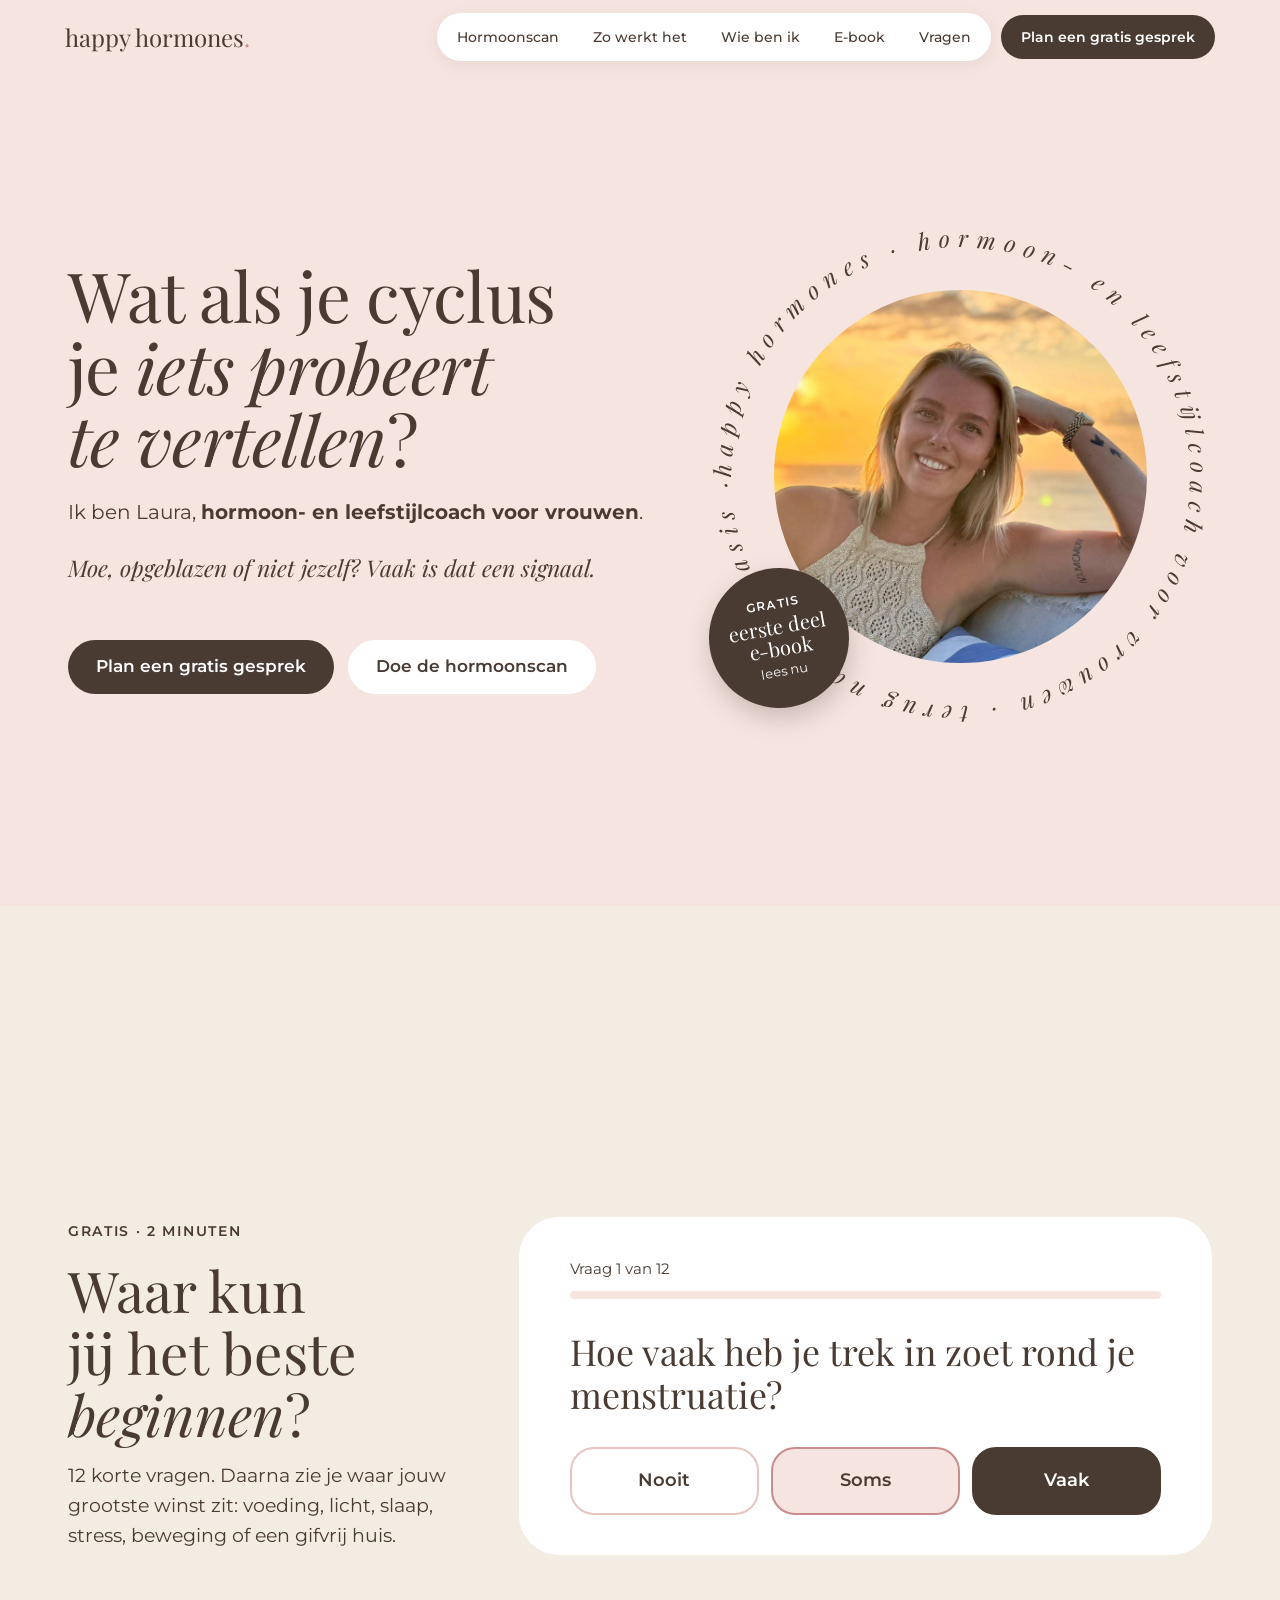
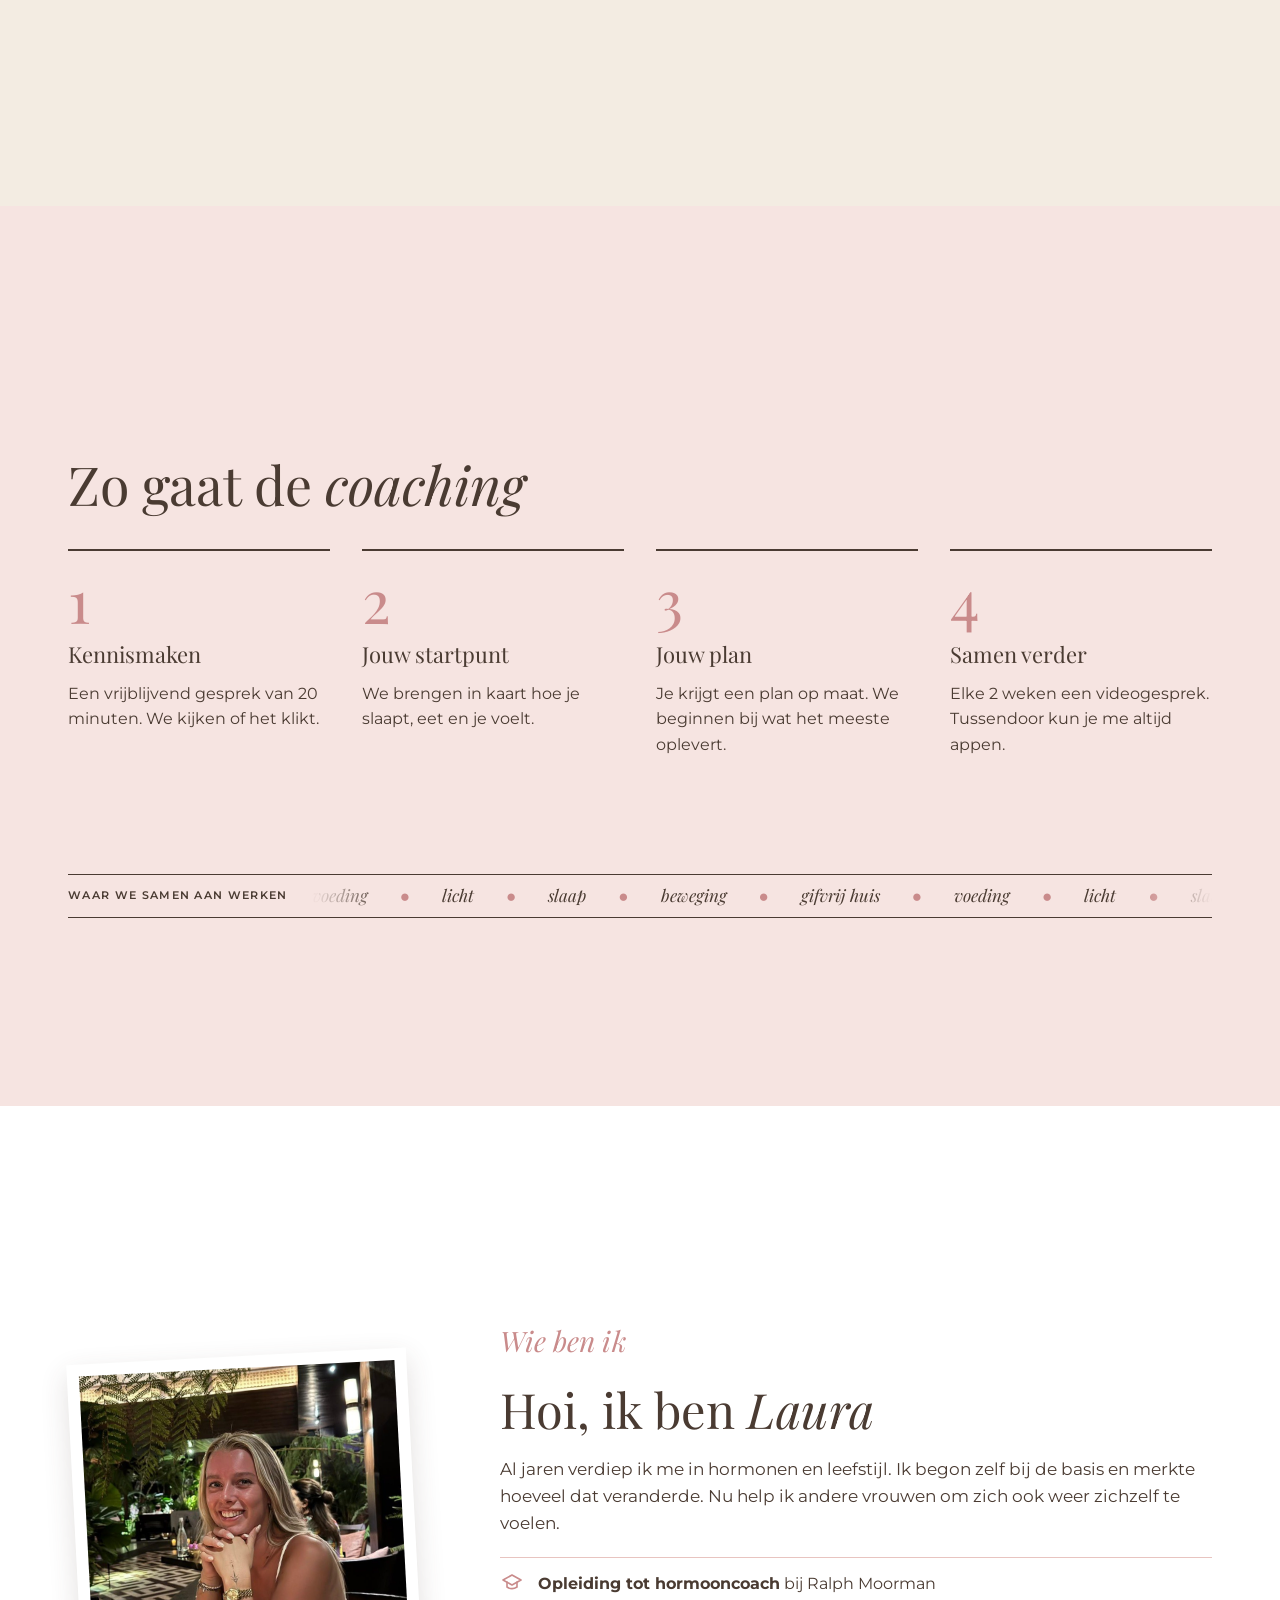
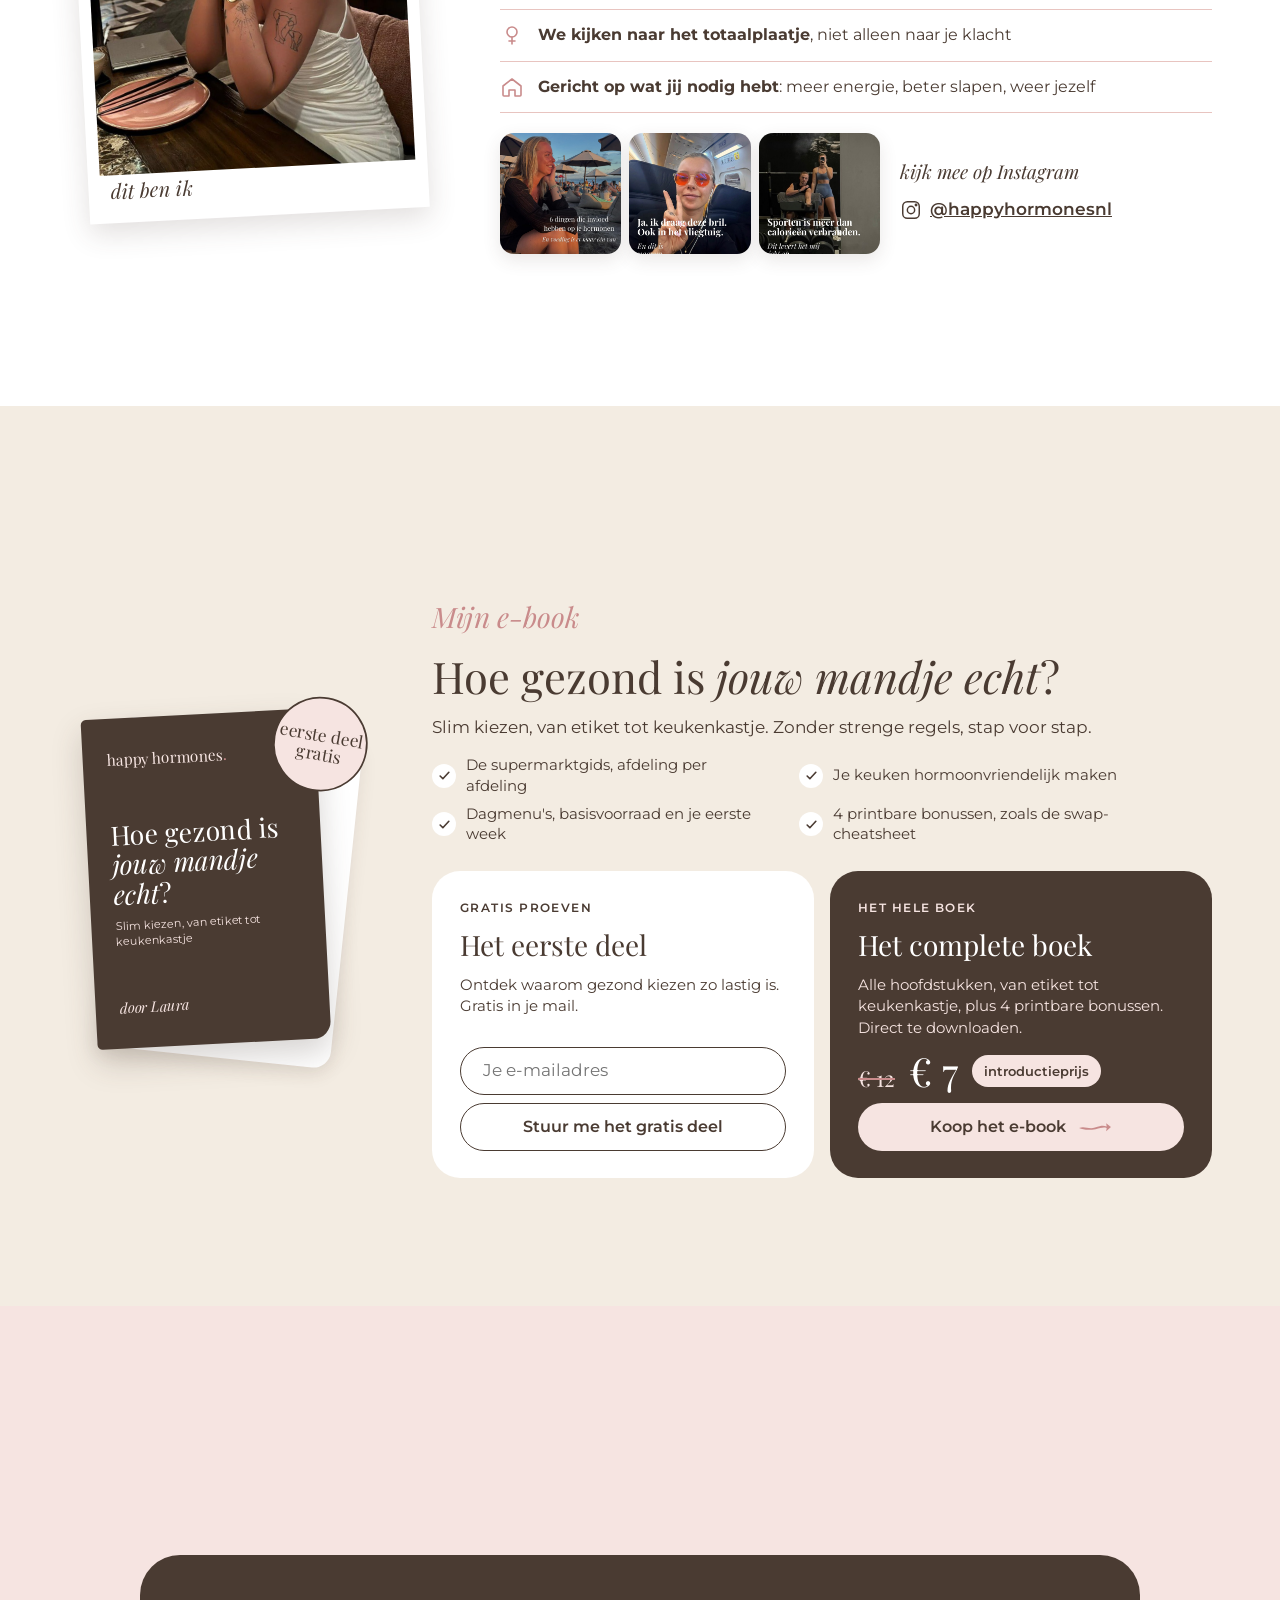
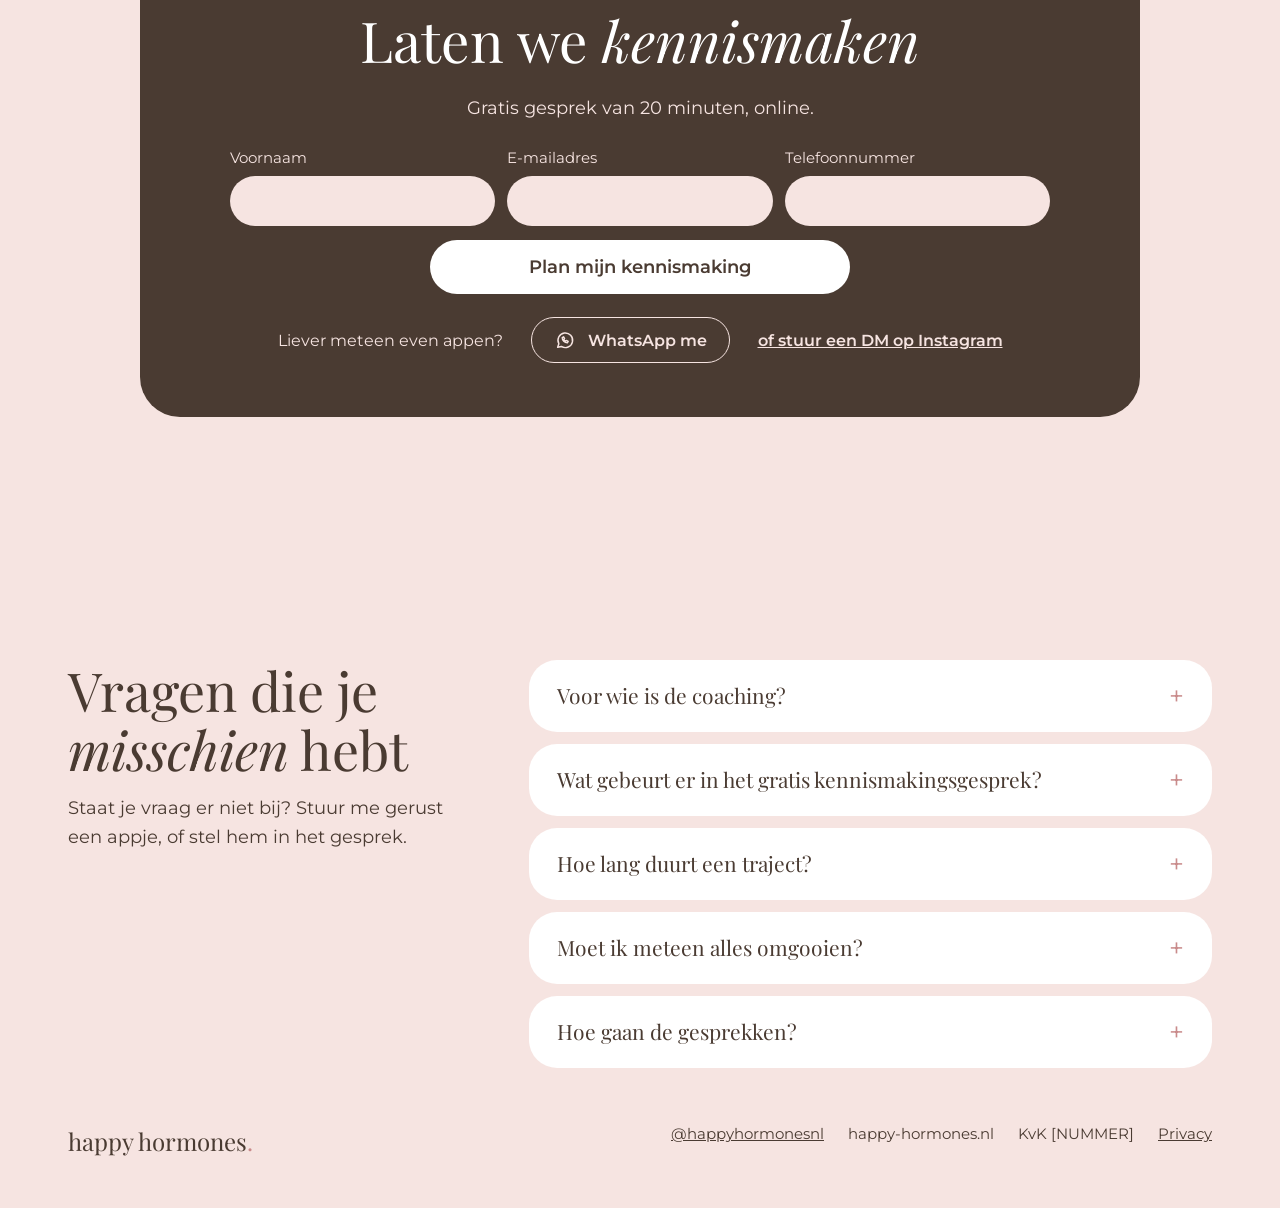
<file: index.html>
<!doctype html>
<html lang="nl">
<head>
<meta charset="utf-8">
<meta name="viewport" content="width=device-width, initial-scale=1">
<title>happy hormones · hormoon- en leefstijlcoach voor vrouwen</title>
<meta name="description" content="Ik ben Laura, hormoon- en leefstijlcoach voor vrouwen. Doe de gratis hormoonscan of plan een vrijblijvend gesprek.">
<meta property="og:title" content="happy hormones · hormoon- en leefstijlcoach voor vrouwen">
<meta property="og:description" content="Wat als je cyclus je iets probeert te vertellen? Doe de gratis hormoonscan.">
<meta property="og:image" content="laura-hero.jpg">
<link rel="icon" href="favicon.svg" type="image/svg+xml">
<link rel="preconnect" href="https://fonts.googleapis.com">
<link rel="preconnect" href="https://fonts.gstatic.com" crossorigin>
<link href="https://fonts.googleapis.com/css2?family=Montserrat:wght@400;500;600&family=Playfair+Display:ital,wght@0,400;0,600;1,400&display=swap" rel="stylesheet">
<link rel="stylesheet" href="style.css?v=10">
</head>
<body>

<!-- ===== MENU ===== -->
<div class="topbar" id="topbar">
  <header class="head">
    <a href="#top" class="logo">happy hormones<span class="dot">.</span></a>
    <nav aria-label="Hoofdmenu" class="nav">
      <div class="pill">
        <a href="#scan">Hormoonscan</a>
        <a href="#stappen">Zo werkt het</a>
        <a href="#wie">Wie ben ik</a>
        <a href="#ebook">E-book</a>
        <a href="#vragen">Vragen</a>
      </div>
      <a href="#aanmelden" class="btn btn-dark cta"><span class="long">Plan een gratis gesprek</span><span class="short">Gratis gesprek</span></a>
      <button type="button" class="burger" id="burger" aria-label="Menu openen" aria-expanded="false">
        <svg aria-hidden="true" width="20" height="20" viewBox="0 0 24 24" fill="none" stroke="#4A3B32" stroke-width="2" stroke-linecap="round"><path d="M4 7h16M4 12h16M4 17h16"/></svg>
      </button>
    </nav>
  </header>
  <nav aria-label="Menu" class="mobile-menu" id="mobileMenu" hidden>
    <a href="#scan">Hormoonscan</a>
    <a href="#stappen">Zo werkt het</a>
    <a href="#wie">Wie ben ik</a>
    <a href="#ebook">E-book</a>
    <a href="#vragen">Vragen</a>
  </nav>
</div>

<main>

<!-- ===== BOVENKANT ===== -->
<section id="top" class="hero wrap">
  <div class="hero-text">
    <h1>Wat als je cyclus je <em>iets probeert te vertellen</em>?</h1>
    <p class="hero-sub">Ik ben Laura, <strong>hormoon- en leefstijlcoach voor vrouwen</strong>.</p>
    <p class="hero-hook">Moe, opgeblazen of niet jezelf? Vaak is dat een signaal.</p>
    <div class="row">
      <a href="#aanmelden" class="btn btn-dark btn-lg">Plan een gratis gesprek</a>
      <a href="#scan" class="btn btn-white btn-lg">Doe de hormoonscan</a>
    </div>
  </div>
  <div class="hero-visual">
    <div class="ring-box">
      <svg class="ring" aria-hidden="true" viewBox="0 0 540 540">
        <defs><path id="ringpath" d="M270 270m-246 0a246 246 0 1 1 492 0a246 246 0 1 1 -492 0"/></defs>
        <text><textPath href="#ringpath" textLength="1540" lengthAdjust="spacing">happy hormones · hormoon- en leefstijlcoach voor vrouwen · terug naar de basis ·</textPath></text>
      </svg>
      <div class="ring-photo"><img src="laura-hero.jpg" alt="Laura lachend bij zonsondergang aan zee"></div>
      <a href="#ebook" class="sticker"><span class="s1">gratis</span><span class="s2">eerste deel<br>e-book</span><span class="s3">lees nu</span></a>
    </div>
  </div>
</section>

<!-- ===== HORMOONSCAN ===== -->
<section id="scan" class="band-beige">
  <div class="wrap scan">
    <div class="scan-intro">
      <span class="eyebrow">Gratis · 2 minuten</span>
      <h2>Waar kun jij het beste <em>beginnen</em>?</h2>
      <p>12 korte vragen. Daarna zie je waar jouw grootste winst zit: voeding, licht, slaap, stress, beweging of een gifvrij huis.</p>
    </div>
    <div class="scan-card">
      <!-- stap 1: vragen -->
      <div id="scanQ" class="stack-32">
        <div class="stack-10">
          <span id="stepLabel" class="small">Vraag 1 van 12</span>
          <div class="progress" aria-hidden="true"><div id="progressBar"></div></div>
        </div>
        <p id="question" class="question" aria-live="polite"></p>
        <div class="answers" role="group" aria-label="Hoe vaak?">
          <button type="button" data-v="0" class="ans ans-1">Nooit</button>
          <button type="button" data-v="1" class="ans ans-2">Soms</button>
          <button type="button" data-v="2" class="ans ans-3">Vaak</button>
        </div>
      </div>
      <!-- stap 2: e-mail -->
      <!-- KOPPELEN: zet hier later je MailerLite-formulier, of laat dit formulier naar MailerLite posten (zie README). -->
      <form id="scanGate" class="stack-20" hidden>
        <span class="italic-24">je uitslag is klaar</span>
        <span class="gate-title">Waar mag ik je uitslag naartoe sturen?</span>
        <p>Vul je e-mailadres in en je ziet meteen waar jij het beste aan kunt werken. Je krijgt het ook in je mail, met 3 tips.</p>
        <div class="grid-fields">
          <div class="field"><label for="scanNaam">Voornaam</label><input id="scanNaam" name="name" type="text" autocomplete="given-name"></div>
          <div class="field"><label for="scanMail">E-mailadres</label><input id="scanMail" name="email" type="email" autocomplete="email" required></div>
        </div>
        <p id="scanError" class="error" role="alert" hidden>Vul een geldig e-mailadres in, dan zie je je uitslag.</p>
        <button type="submit" class="btn btn-dark btn-lg self-start">Bekijk mijn uitslag</button>
        <span class="small">Geen spam. Afmelden kan altijd met één klik.</span>
      </form>
      <!-- stap 3: uitslag -->
      <div id="scanResult" class="stack-28" aria-live="polite" hidden>
        <div class="stack-6">
          <span id="resultPre" class="italic-24">jij kunt het beste beginnen bij</span>
          <span id="resultTitle" class="result-title"></span>
        </div>
        <div class="stack-14">
          <div id="bars" class="stack-14"></div>
          <span id="resultNote" class="small">Hoe langer de balk, hoe meer winst daar te halen is.</span>
        </div>
        <p class="bold-17">Je uitslag en 3 tips staan ook in je inbox.</p>
        <div class="row">
          <button type="button" id="shareBtn" class="btn btn-outline">Stuur de scan door</button>
          <button type="button" id="restartBtn" class="link-btn">Opnieuw</button>
        </div>
      </div>
    </div>
  </div>
</section>

<!-- ===== ZO GAAT DE COACHING ===== -->
<section id="stappen" class="wrap steps-section">
  <h2>Zo gaat de <em>coaching</em></h2>
  <div class="steps">
    <div class="step"><span class="num" aria-hidden="true">1</span><h3>Kennismaken</h3><p>Een vrijblijvend gesprek van 20 minuten. We kijken of het klikt.</p></div>
    <div class="step"><span class="num" aria-hidden="true">2</span><h3>Jouw startpunt</h3><p>We brengen in kaart hoe je slaapt, eet en je voelt.</p></div>
    <div class="step"><span class="num" aria-hidden="true">3</span><h3>Jouw plan</h3><p>Je krijgt een plan op maat. We beginnen bij wat het meeste oplevert.</p></div>
    <div class="step"><span class="num" aria-hidden="true">4</span><h3>Samen verder</h3><p>Elke 2 weken een videogesprek. Tussendoor kun je me altijd appen.</p></div>
  </div>
  <div class="ticker-wrap">
    <div class="ticker" aria-label="Waar we samen aan werken">
      <span class="ticker-label">Waar we samen aan werken</span>
      <div class="ticker-mask">
        <div class="ticker-track">
          <span>voeding</span><i>●</i><span>licht</span><i>●</i><span>slaap</span><i>●</i><span>beweging</span><i>●</i><span>gifvrij huis</span><i>●</i>
          <span aria-hidden="true">voeding</span><i>●</i><span aria-hidden="true">licht</span><i>●</i><span aria-hidden="true">slaap</span><i>●</i><span aria-hidden="true">beweging</span><i>●</i><span aria-hidden="true">gifvrij huis</span><i>●</i>
          <span aria-hidden="true">voeding</span><i>●</i><span aria-hidden="true">licht</span><i>●</i><span aria-hidden="true">slaap</span><i>●</i><span aria-hidden="true">beweging</span><i>●</i><span aria-hidden="true">gifvrij huis</span><i>●</i>
          <span aria-hidden="true">voeding</span><i>●</i><span aria-hidden="true">licht</span><i>●</i><span aria-hidden="true">slaap</span><i>●</i><span aria-hidden="true">beweging</span><i>●</i><span aria-hidden="true">gifvrij huis</span><i>●</i>
        </div>
      </div>
    </div>
  </div>
</section>

<!-- ===== WIE BEN IK ===== -->
<section id="wie" class="band-white">
  <div class="wrap wie">
    <div class="wie-photo">
      <div class="polaroid">
        <img src="laura-wie-ben-ik.jpg" alt="Laura lachend aan tafel in een restaurant vol planten">
        <span>dit ben ik</span>
      </div>
    </div>
    <div class="wie-text">
      <span class="italic-24">Wie ben ik</span>
      <h2>Hoi, ik ben <em>Laura</em></h2>
      <p class="lead">Al jaren verdiep ik me in hormonen en leefstijl. Ik begon zelf bij de basis en merkte hoeveel dat veranderde. Nu help ik andere vrouwen om zich ook weer zichzelf te voelen.</p>
      <div class="trust">
        <div><svg aria-hidden="true" width="28" height="28" viewBox="0 0 24 24" fill="none" stroke="#C98B8B" stroke-width="1.6" stroke-linecap="round" stroke-linejoin="round"><path d="M3 9l9-5 9 5-9 5z"/><path d="M7 11v5c3 2 7 2 10 0v-5"/></svg><span><strong>Opleiding tot hormooncoach</strong> bij Ralph Moorman</span></div>
        <div><svg aria-hidden="true" width="28" height="28" viewBox="0 0 24 24" fill="none" stroke="#C98B8B" stroke-width="1.6" stroke-linecap="round" stroke-linejoin="round"><circle cx="12" cy="9" r="5"/><path d="M12 14v7M9 18h6"/></svg><span><strong>We kijken naar het totaalplaatje</strong>, niet alleen naar je klacht</span></div>
        <div><svg aria-hidden="true" width="28" height="28" viewBox="0 0 24 24" fill="none" stroke="#C98B8B" stroke-width="1.6" stroke-linecap="round" stroke-linejoin="round"><path d="M3 11l9-7 9 7v9a1 1 0 0 1-1 1h-5v-6h-6v6H4a1 1 0 0 1-1-1z"/></svg><span><strong>Gericht op wat jij nodig hebt</strong>: meer energie, beter slapen, weer jezelf</span></div>
      </div>
      <div class="stack-12">
        <div class="insta-head">
          <span class="italic-22">kijk mee op Instagram</span>
          <a href="https://instagram.com/happyhormonesnl" target="_blank" rel="noopener" class="insta-link"><svg aria-hidden="true" width="22" height="22" viewBox="0 0 24 24" fill="none" stroke="#4A3B32" stroke-width="1.6"><rect x="3" y="3" width="18" height="18" rx="5"/><circle cx="12" cy="12" r="4"/><circle cx="17.5" cy="6.5" r="0.8" fill="#4A3B32"/></svg>@happyhormonesnl</a>
        </div>
        <div class="feed">
          <a href="https://instagram.com/happyhormonesnl" target="_blank" rel="noopener"><img src="post-hormonen.jpg" alt="Post: 6 dingen die invloed hebben op je hormonen" loading="lazy"></a>
          <a href="https://instagram.com/happyhormonesnl" target="_blank" rel="noopener"><img src="post-bril.jpg" alt="Post: Ja, ik draag deze bril. Ook in het vliegtuig." loading="lazy"></a>
          <a href="https://instagram.com/happyhormonesnl" target="_blank" rel="noopener"><img src="post-sporten.jpg" alt="Post: Sporten is meer dan calorieën verbranden." loading="lazy"></a>
        </div>
      </div>
    </div>
  </div>
</section>

<!-- ===== E-BOOK ===== -->
<section id="ebook" class="band-beige ebook-section">
  <div class="wrap stack-ebook">
    <div class="ebook-top">
      <div class="book">
        <div class="book-page"></div>
        <div class="book-cover">
          <span class="book-brand">happy hormones<span class="dot">.</span></span>
          <div class="stack-10"><span class="book-title">Hoe gezond is <em>jouw mandje echt</em>?</span><span class="book-sub">Slim kiezen, van etiket tot keukenkastje</span></div>
          <span class="book-author">door Laura</span>
        </div>
        <span class="book-stamp">eerste deel gratis</span>
      </div>
      <div class="ebook-text">
        <span class="italic-24">Mijn e-book</span>
        <h2>Hoe gezond is <em>jouw mandje echt</em>?</h2>
        <p class="lead">Slim kiezen, van etiket tot keukenkastje. Zonder strenge regels, stap voor stap.</p>
        <ul class="checks">
          <li>De supermarktgids, afdeling per afdeling</li>
          <li>Je keuken hormoonvriendelijk maken</li>
          <li>Dagmenu's, basisvoorraad en je eerste week</li>
          <li>4 printbare bonussen, zoals de swap-cheatsheet</li>
        </ul>
      </div>
    </div>
    <div class="offers">
      <div class="offer offer-free">
        <span class="eyebrow-13">Gratis proeven</span>
        <h3>Het eerste deel</h3>
        <p class="grow">Ontdek waarom gezond kiezen zo lastig is. Gratis in je mail.</p>
        <!-- KOPPELEN: MailerLite-formulier voor het gratis deel (zie README). -->
        <form id="ebookForm" class="stack-8">
          <label for="ebookMail">Je e-mailadres</label>
          <input id="ebookMail" name="email" type="email" autocomplete="email" placeholder="Je e-mailadres" required>
          <button type="submit" class="btn btn-outline btn-lg">Stuur me het gratis deel</button>
        </form>
        <p id="ebookThanks" class="thanks" aria-live="polite" hidden>Hij staat in je inbox. Veel leesplezier!</p>
      </div>
      <div class="offer offer-paid">
        <span class="eyebrow-13">Het hele boek</span>
        <h3>Het complete boek</h3>
        <p class="grow">Alle hoofdstukken, van etiket tot keukenkastje, plus 4 printbare bonussen. Direct te downloaden.</p>
        <div class="price">
          <span class="old"><span class="sr">van </span>€ 12</span>
          <span class="new"><span class="sr">voor </span>€ 7</span>
          <span class="badge">introductieprijs</span>
        </div>
        <a href="#" data-link="betaal" class="btn btn-pink btn-lg full">Koop het e-book
          <svg aria-hidden="true" width="34" height="12" viewBox="0 0 64 22"><path d="M2 13c10-5 18 3 30-1s16-4 22-2l-1-6 9 7-9 8 1-6c-6-2-11 0-21 2S10 17 2 13z" fill="#C98B8B"/></svg></a>
      </div>
    </div>
  </div>
</section>

<!-- ===== AANMELDEN ===== -->
<section id="aanmelden" class="signup-section">
  <div class="signup">
    <h2>Laten we <em>kennismaken</em></h2>
    <p>Gratis gesprek van 20 minuten, online.</p>
    <!-- KOPPELEN: kies je één van beide: dit formulier koppelen (zie README), of de knop laten doorlinken naar Calendly. -->
    <form id="planForm" class="plan-form">
      <div class="grid-fields">
        <div class="field"><label for="planNaam">Voornaam</label><input id="planNaam" name="name" type="text" autocomplete="given-name" required></div>
        <div class="field"><label for="planMail">E-mailadres</label><input id="planMail" name="email" type="email" autocomplete="email" required></div>
        <div class="field"><label for="planTel">Telefoonnummer</label><input id="planTel" name="phone" type="tel" autocomplete="tel"></div>
      </div>
      <button type="submit" class="btn btn-white btn-xl">Plan mijn kennismaking</button>
    </form>
    <div id="planThanks" class="plan-thanks" aria-live="polite" hidden>
      <span>Wat leuk, je aanmelding is binnen!</span>
      <span>Ik neem binnen een paar dagen contact met je op om een moment te plannen.</span>
    </div>
    <div class="contact-row">
      <span>Liever meteen even appen?</span>
      <a href="#" data-link="whatsapp" class="btn btn-ghost-light" target="_blank" rel="noopener">
        <svg aria-hidden="true" width="22" height="22" viewBox="0 0 24 24" fill="none" stroke="#F6E4E1" stroke-width="1.6" stroke-linecap="round" stroke-linejoin="round"><path d="M4 20l1.3-3.9A8 8 0 1 1 8 19z"/><path d="M9 9.5c0 3 2.5 5.5 5.5 5.5l1-1.5-2-1-1 .8a4 4 0 0 1-1.8-1.8l.8-1-1-2z"/></svg>
        WhatsApp me</a>
      <a href="https://instagram.com/happyhormonesnl" target="_blank" rel="noopener" class="light-link">of stuur een DM op Instagram</a>
    </div>
  </div>
</section>

<!-- ===== VRAGEN ===== -->
<section id="vragen" class="wrap faq">
  <div class="faq-intro">
    <h2>Vragen die je <em>misschien</em> hebt</h2>
    <p>Staat je vraag er niet bij? Stuur me gerust een appje, of stel hem in het gesprek.</p>
  </div>
  <div class="faq-list">
    <details><summary>Voor wie is de coaching?</summary><p>Voor vrouwen die voelen dat er iets niet klopt. Moe wakker worden, slecht slapen, een opgeblazen buik, trek in zoet of stemmingswisselingen. Vaak zijn dat signalen van je hormonen, en daar kun je met je leefstijl veel aan doen.</p></details>
    <details><summary>Wat gebeurt er in het gratis kennismakingsgesprek?</summary><p>In 20 minuten vertel je waar je tegenaan loopt en wat je graag anders wilt. Ik vertel je eerlijk of ik je kan helpen en hoe dat eruitziet. Je zit nergens aan vast.</p></details>
    <details><summary>Hoe lang duurt een traject?</summary><p>Dat verschilt per persoon. In het kennismakingsgesprek kijken we samen wat bij jou past.</p></details>
    <details><summary>Moet ik meteen alles omgooien?</summary><p>Nee. We beginnen bij wat voor jou het meeste verschil maakt en bouwen van daaruit verder. Soms is dat een kleine aanpassing, soms wat meer. Jij bepaalt het tempo.</p></details>
    <details><summary>Hoe gaan de gesprekken?</summary><p>Elke 2 weken hebben we een videogesprek, dus je kunt overal meedoen. Tussendoor kun je me appen als je vastloopt of een vraag hebt.</p></details>
  </div>
</section>

</main>

<footer class="wrap footer">
  <span class="logo-foot">happy hormones<span class="dot">.</span></span>
  <div class="foot-links">
    <a href="https://instagram.com/happyhormonesnl" target="_blank" rel="noopener">@happyhormonesnl</a>
    <span>happy-hormones.nl</span>
    <span>KvK <span data-text="kvk">[NUMMER]</span></span>
    <a href="privacy.html">Privacy</a>
  </div>
</footer>

<script src="script.js?v=10"></script>
</body>
</html>
</file>
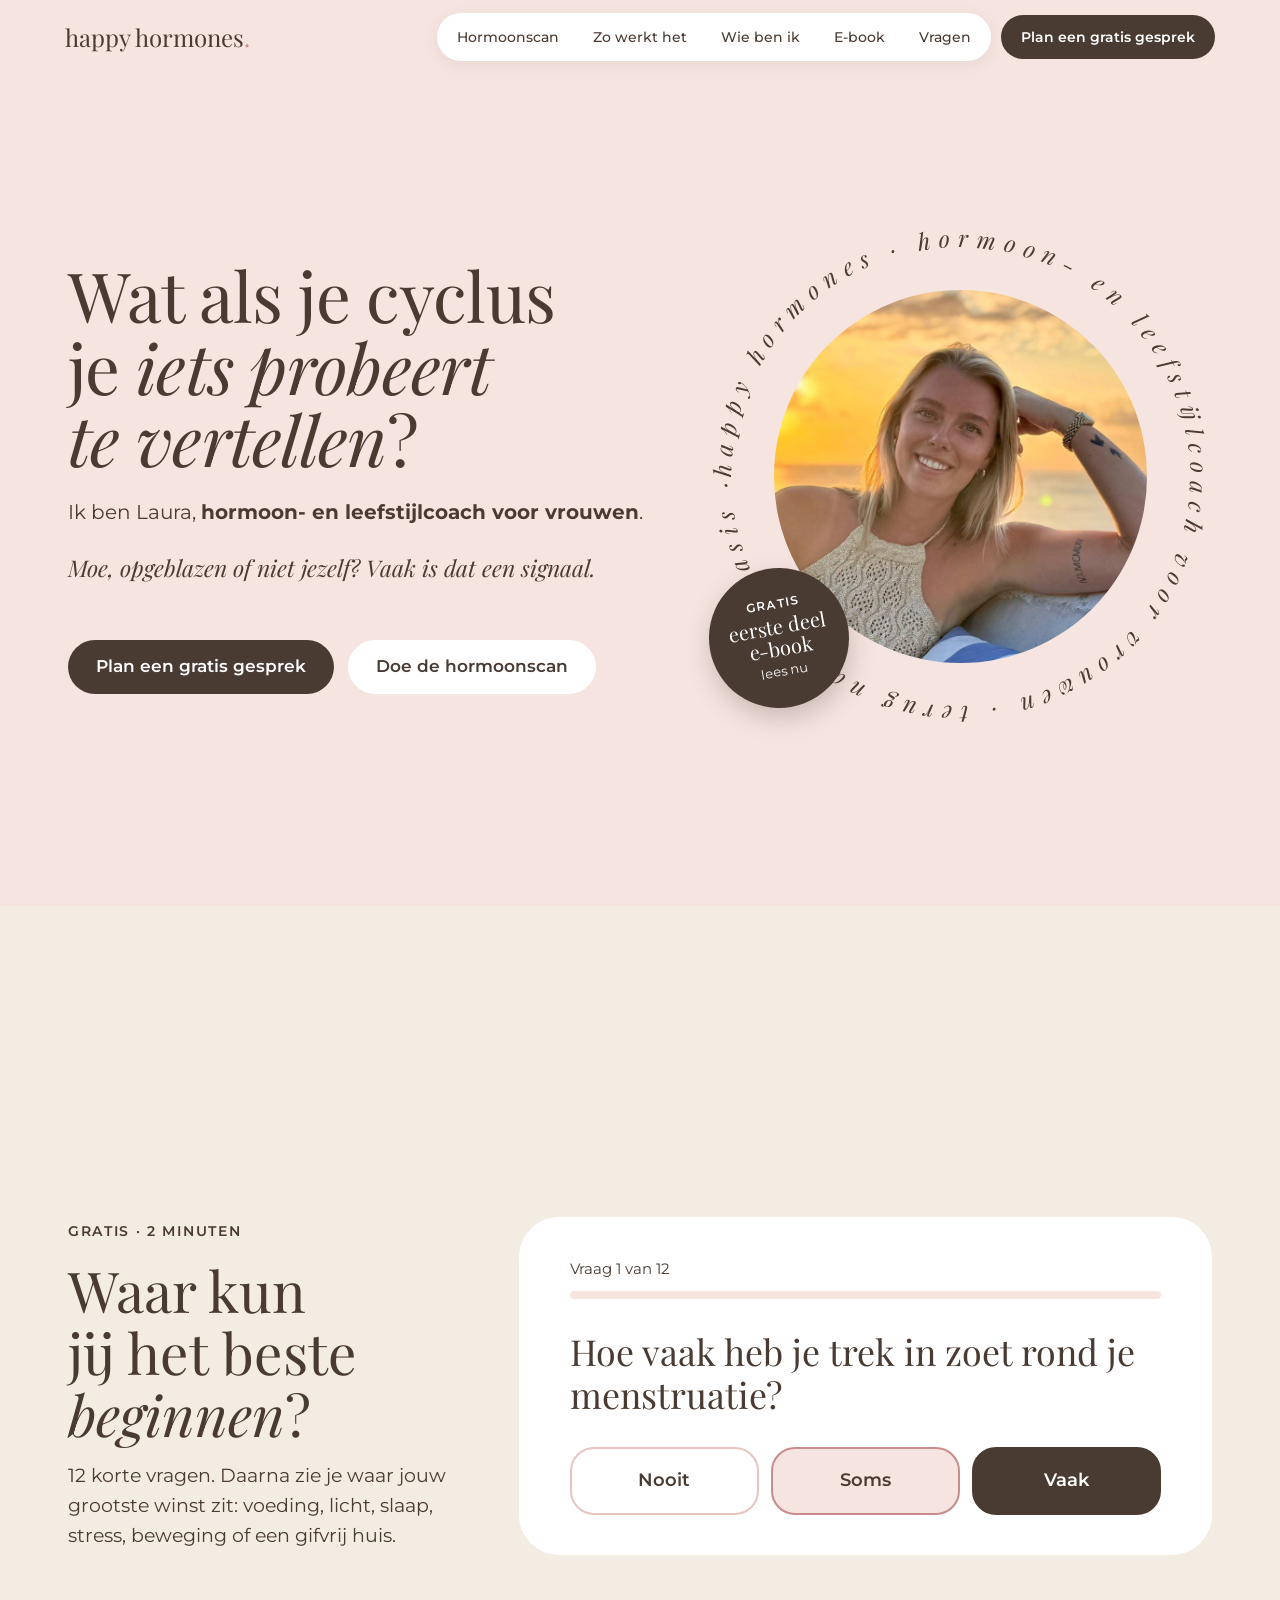
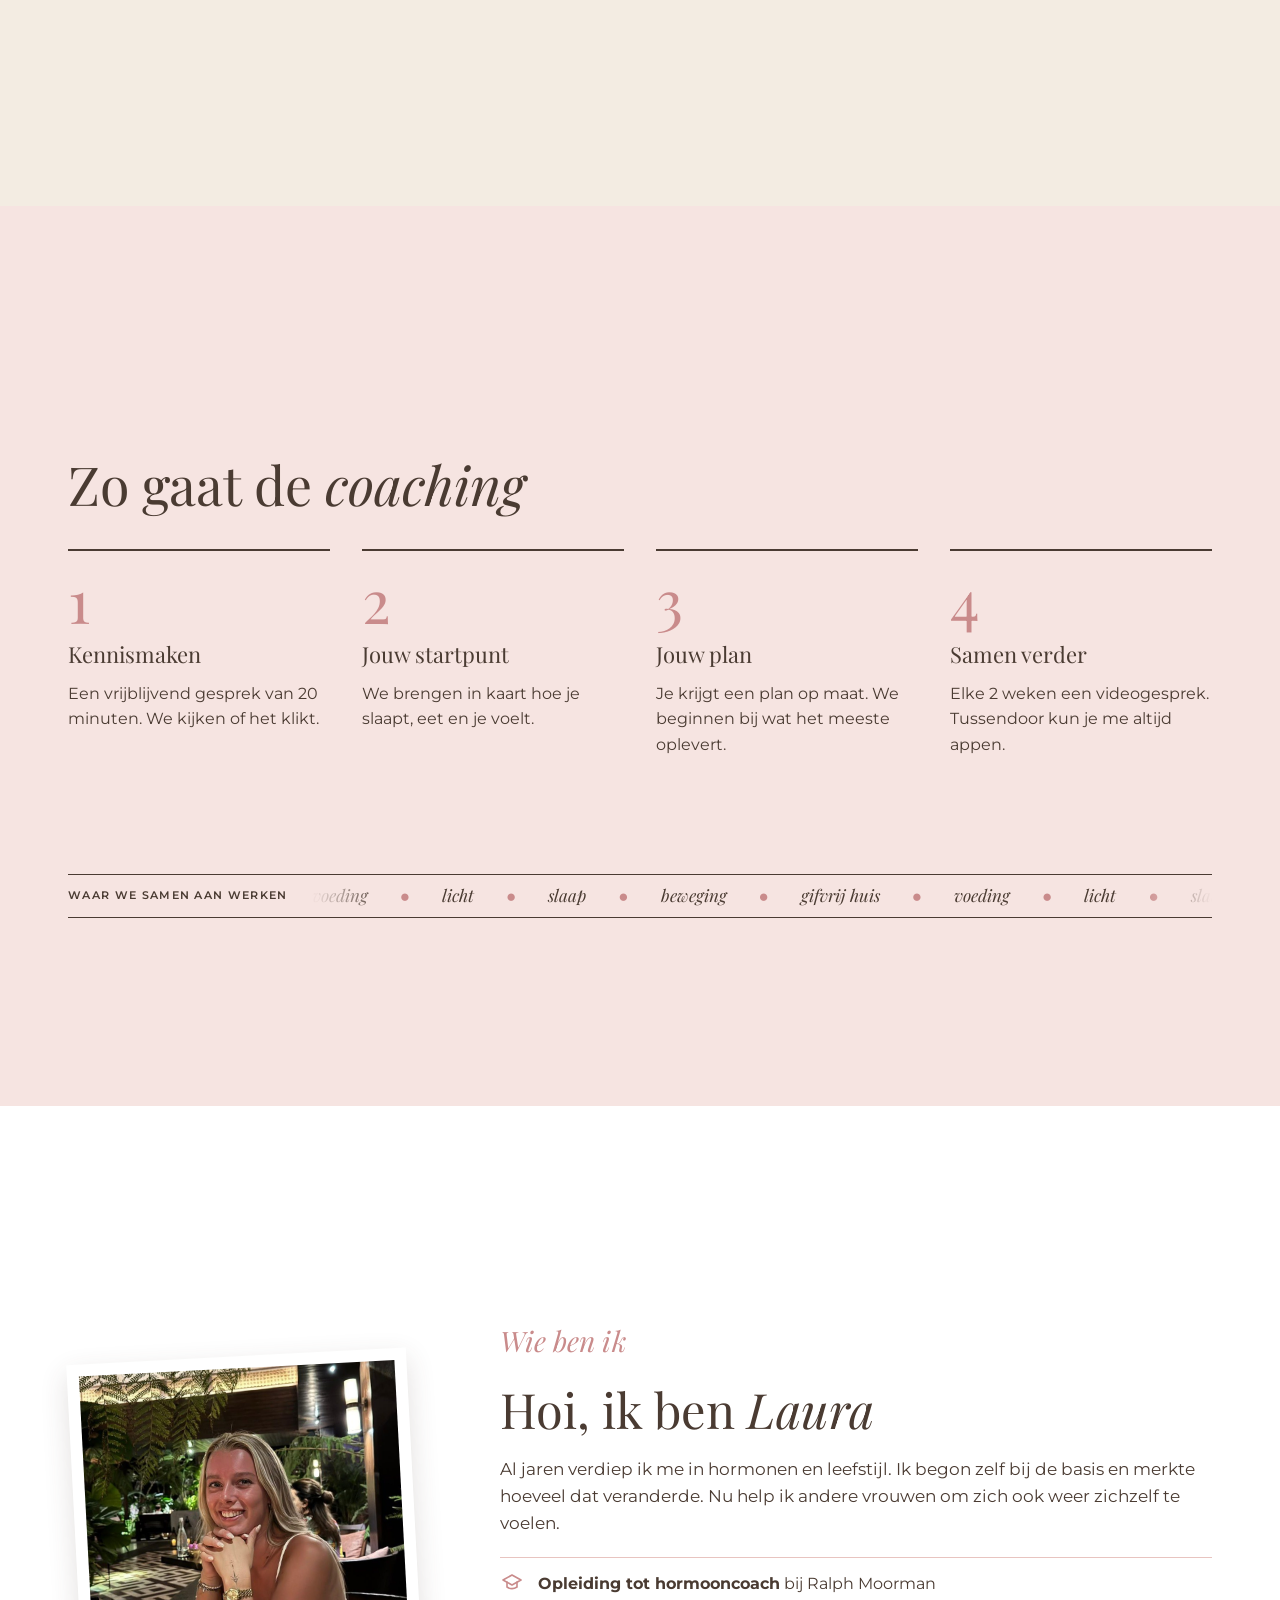
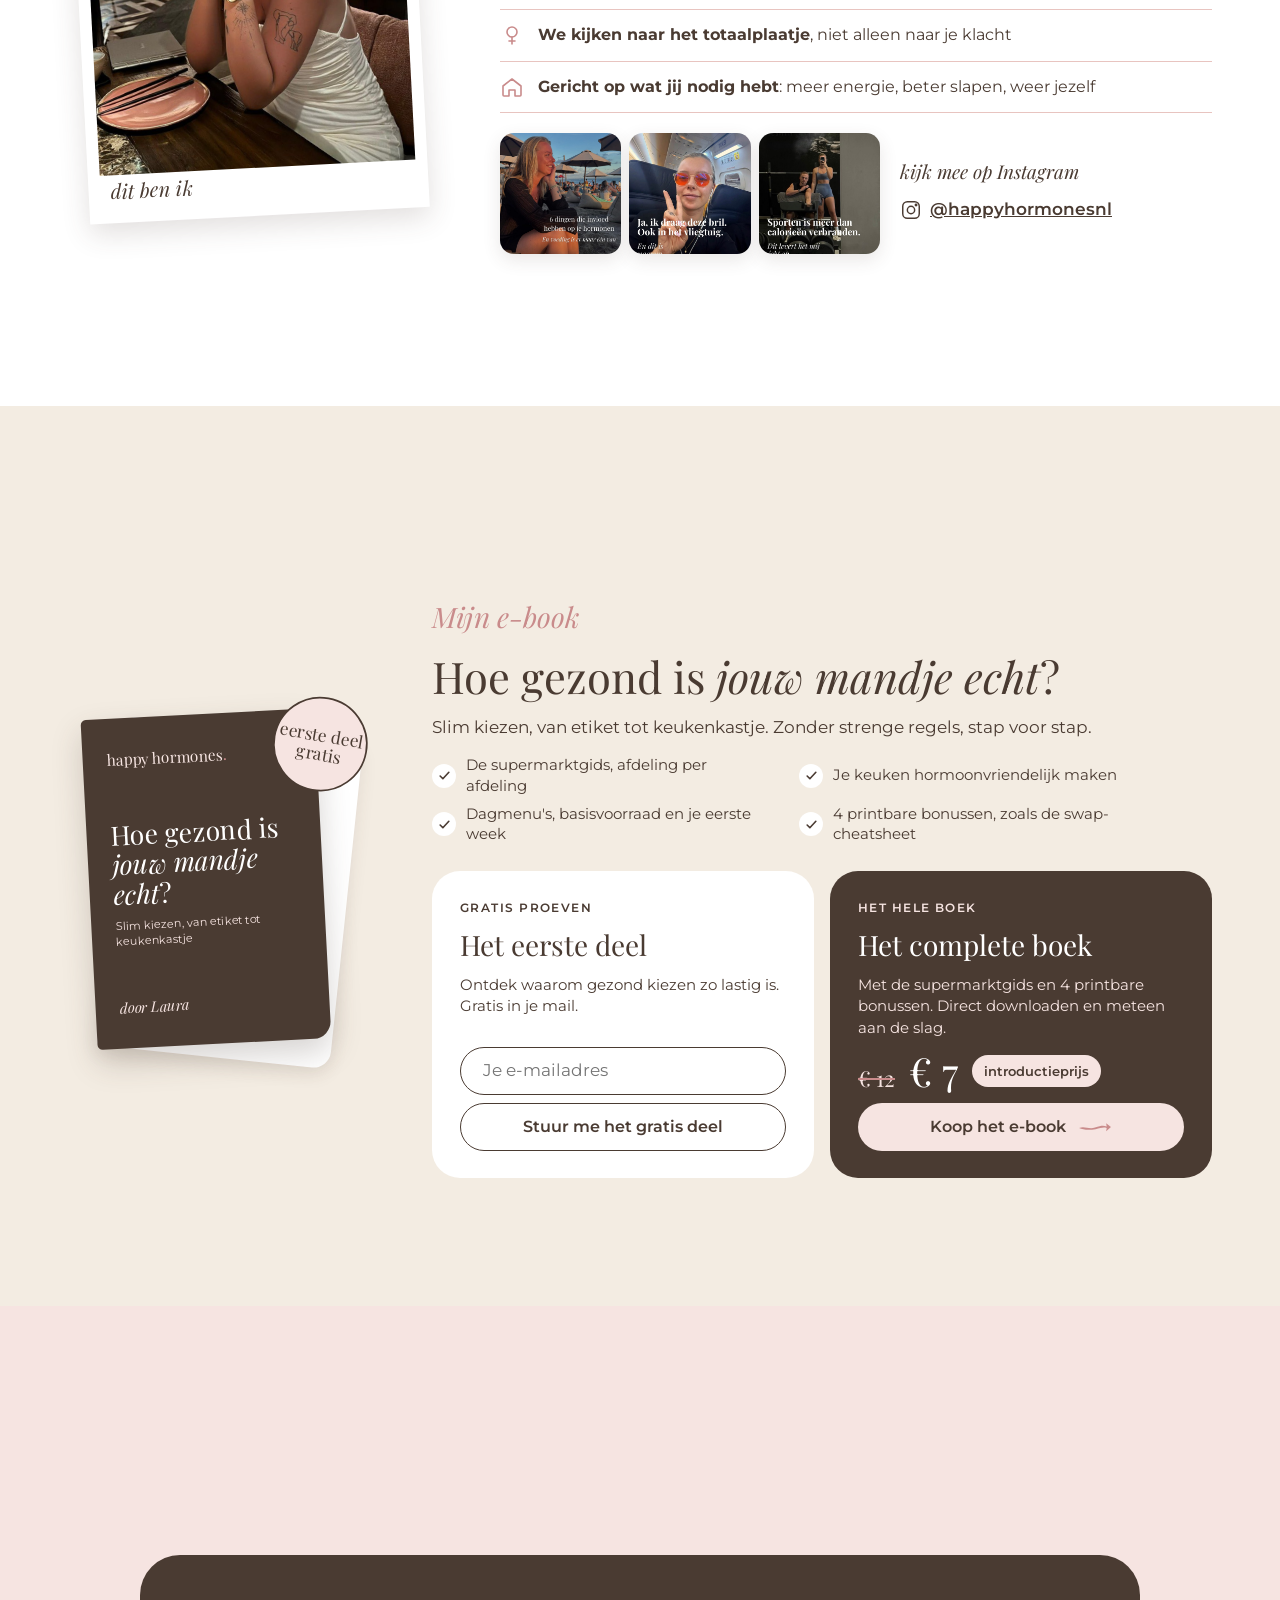
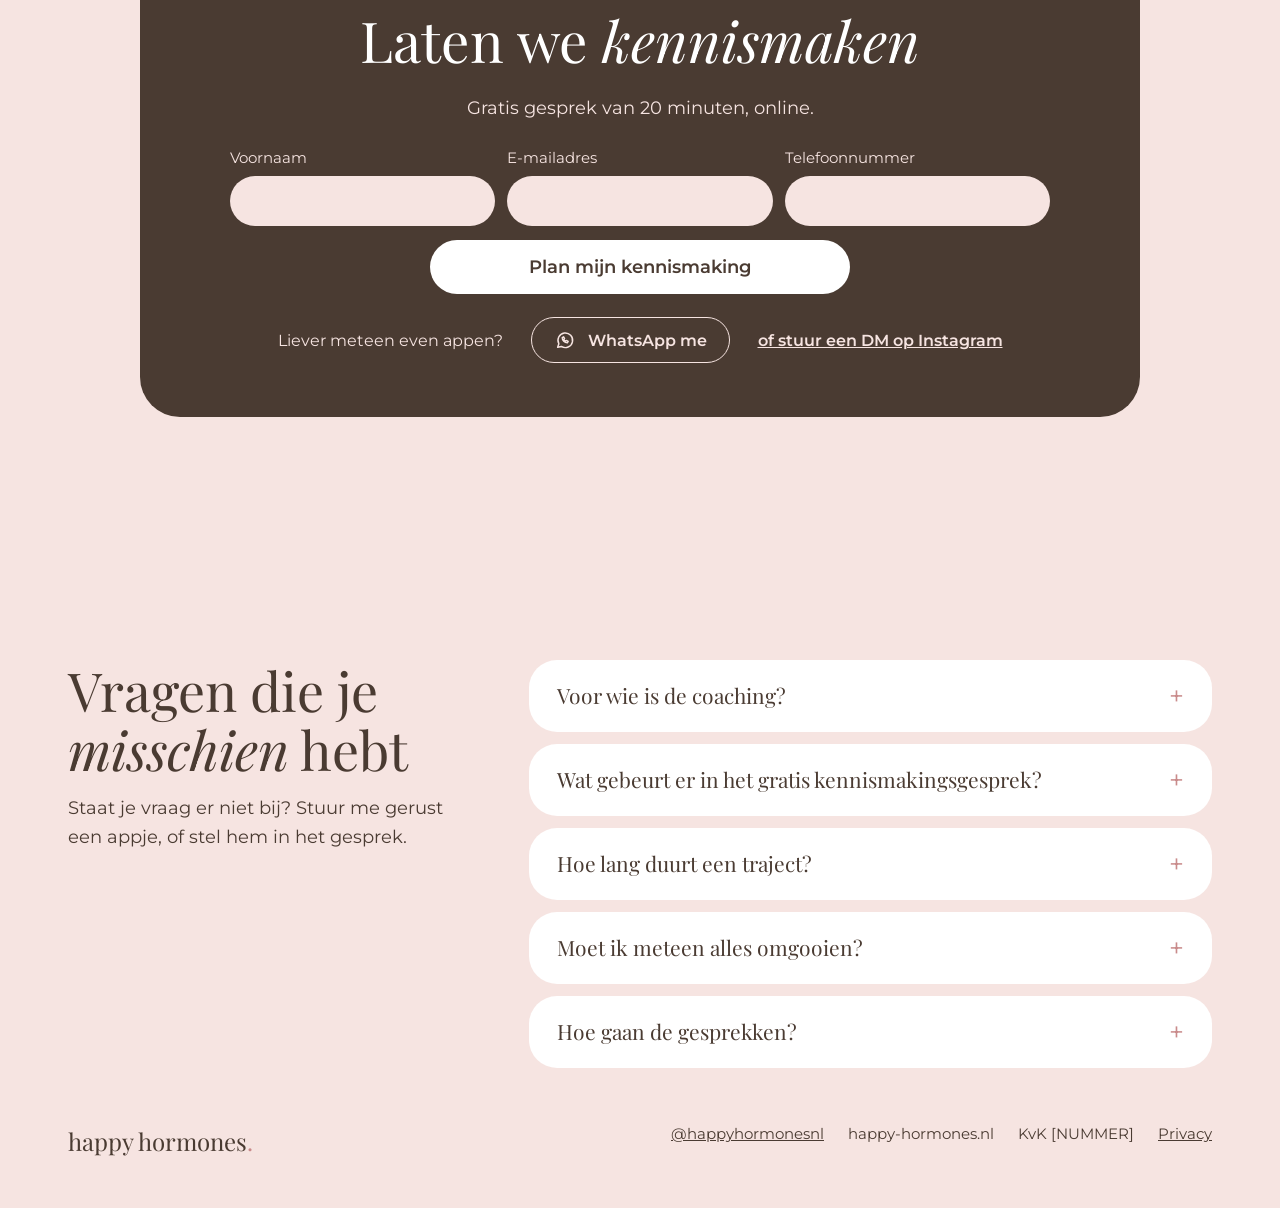
<file: index (3).html>
<!doctype html>
<html lang="nl">
<head>
<meta charset="utf-8">
<meta name="viewport" content="width=device-width, initial-scale=1">
<title>happy hormones · hormoon- en leefstijlcoach voor vrouwen</title>
<meta name="description" content="Ik ben Laura, hormoon- en leefstijlcoach voor vrouwen. Doe de gratis hormoonscan of plan een vrijblijvend gesprek.">
<meta property="og:title" content="happy hormones · hormoon- en leefstijlcoach voor vrouwen">
<meta property="og:description" content="Wat als je cyclus je iets probeert te vertellen? Doe de gratis hormoonscan.">
<meta property="og:image" content="laura-hero.jpg">
<link rel="icon" href="favicon.svg" type="image/svg+xml">
<link rel="preconnect" href="https://fonts.googleapis.com">
<link rel="preconnect" href="https://fonts.gstatic.com" crossorigin>
<link href="https://fonts.googleapis.com/css2?family=Montserrat:wght@400;500;600&family=Playfair+Display:ital,wght@0,400;0,600;1,400&display=swap" rel="stylesheet">
<link rel="stylesheet" href="style.css?v=9">
</head>
<body>

<!-- ===== MENU ===== -->
<div class="topbar" id="topbar">
  <header class="head">
    <a href="#top" class="logo">happy hormones<span class="dot">.</span></a>
    <nav aria-label="Hoofdmenu" class="nav">
      <div class="pill">
        <a href="#scan">Hormoonscan</a>
        <a href="#stappen">Zo werkt het</a>
        <a href="#wie">Wie ben ik</a>
        <a href="#ebook">E-book</a>
        <a href="#vragen">Vragen</a>
      </div>
      <a href="#aanmelden" class="btn btn-dark cta"><span class="long">Plan een gratis gesprek</span><span class="short">Gratis gesprek</span></a>
      <button type="button" class="burger" id="burger" aria-label="Menu openen" aria-expanded="false">
        <svg aria-hidden="true" width="20" height="20" viewBox="0 0 24 24" fill="none" stroke="#4A3B32" stroke-width="2" stroke-linecap="round"><path d="M4 7h16M4 12h16M4 17h16"/></svg>
      </button>
    </nav>
  </header>
  <nav aria-label="Menu" class="mobile-menu" id="mobileMenu" hidden>
    <a href="#scan">Hormoonscan</a>
    <a href="#stappen">Zo werkt het</a>
    <a href="#wie">Wie ben ik</a>
    <a href="#ebook">E-book</a>
    <a href="#vragen">Vragen</a>
  </nav>
</div>

<main>

<!-- ===== BOVENKANT ===== -->
<section id="top" class="hero wrap">
  <div class="hero-text">
    <h1>Wat als je cyclus je <em>iets probeert te vertellen</em>?</h1>
    <p class="hero-sub">Ik ben Laura, <strong>hormoon- en leefstijlcoach voor vrouwen</strong>.</p>
    <p class="hero-hook">Moe, opgeblazen of niet jezelf? Vaak is dat een signaal.</p>
    <div class="row">
      <a href="#aanmelden" class="btn btn-dark btn-lg">Plan een gratis gesprek</a>
      <a href="#scan" class="btn btn-white btn-lg">Doe de hormoonscan</a>
    </div>
  </div>
  <div class="hero-visual">
    <div class="ring-box">
      <svg class="ring" aria-hidden="true" viewBox="0 0 540 540">
        <defs><path id="ringpath" d="M270 270m-246 0a246 246 0 1 1 492 0a246 246 0 1 1 -492 0"/></defs>
        <text><textPath href="#ringpath" textLength="1540" lengthAdjust="spacing">happy hormones · hormoon- en leefstijlcoach voor vrouwen · terug naar de basis ·</textPath></text>
      </svg>
      <div class="ring-photo"><img src="laura-hero.jpg" alt="Laura lachend bij zonsondergang aan zee"></div>
      <a href="#ebook" class="sticker"><span class="s1">gratis</span><span class="s2">eerste deel<br>e-book</span><span class="s3">lees nu</span></a>
    </div>
  </div>
</section>

<!-- ===== HORMOONSCAN ===== -->
<section id="scan" class="band-beige">
  <div class="wrap scan">
    <div class="scan-intro">
      <span class="eyebrow">Gratis · 2 minuten</span>
      <h2>Waar kun jij het beste <em>beginnen</em>?</h2>
      <p>12 korte vragen. Daarna zie je waar jouw grootste winst zit: voeding, licht, slaap, stress, beweging of een gifvrij huis.</p>
    </div>
    <div class="scan-card">
      <!-- stap 1: vragen -->
      <div id="scanQ" class="stack-32">
        <div class="stack-10">
          <span id="stepLabel" class="small">Vraag 1 van 12</span>
          <div class="progress" aria-hidden="true"><div id="progressBar"></div></div>
        </div>
        <p id="question" class="question" aria-live="polite"></p>
        <div class="answers" role="group" aria-label="Hoe vaak?">
          <button type="button" data-v="0" class="ans ans-1">Nooit</button>
          <button type="button" data-v="1" class="ans ans-2">Soms</button>
          <button type="button" data-v="2" class="ans ans-3">Vaak</button>
        </div>
      </div>
      <!-- stap 2: e-mail -->
      <!-- KOPPELEN: zet hier later je MailerLite-formulier, of laat dit formulier naar MailerLite posten (zie README). -->
      <form id="scanGate" class="stack-20" hidden>
        <span class="italic-24">je uitslag is klaar</span>
        <span class="gate-title">Waar mag ik je uitslag naartoe sturen?</span>
        <p>Vul je e-mailadres in en je ziet meteen waar jij het beste aan kunt werken. Je krijgt het ook in je mail, met 3 tips.</p>
        <div class="grid-fields">
          <div class="field"><label for="scanNaam">Voornaam</label><input id="scanNaam" name="name" type="text" autocomplete="given-name"></div>
          <div class="field"><label for="scanMail">E-mailadres</label><input id="scanMail" name="email" type="email" autocomplete="email" required></div>
        </div>
        <p id="scanError" class="error" role="alert" hidden>Vul een geldig e-mailadres in, dan zie je je uitslag.</p>
        <button type="submit" class="btn btn-dark btn-lg self-start">Bekijk mijn uitslag</button>
        <span class="small">Geen spam. Afmelden kan altijd met één klik.</span>
      </form>
      <!-- stap 3: uitslag -->
      <div id="scanResult" class="stack-28" aria-live="polite" hidden>
        <div class="stack-6">
          <span id="resultPre" class="italic-24">jij kunt het beste beginnen bij</span>
          <span id="resultTitle" class="result-title"></span>
        </div>
        <div class="stack-14">
          <div id="bars" class="stack-14"></div>
          <span id="resultNote" class="small">Hoe langer de balk, hoe meer winst daar te halen is.</span>
        </div>
        <p class="bold-17">Je uitslag en 3 tips staan ook in je inbox.</p>
        <div class="row">
          <button type="button" id="shareBtn" class="btn btn-outline">Stuur de scan door</button>
          <button type="button" id="restartBtn" class="link-btn">Opnieuw</button>
        </div>
      </div>
    </div>
  </div>
</section>

<!-- ===== ZO GAAT DE COACHING ===== -->
<section id="stappen" class="wrap steps-section">
  <h2>Zo gaat de <em>coaching</em></h2>
  <div class="steps">
    <div class="step"><span class="num" aria-hidden="true">1</span><h3>Kennismaken</h3><p>Een vrijblijvend gesprek van 20 minuten. We kijken of het klikt.</p></div>
    <div class="step"><span class="num" aria-hidden="true">2</span><h3>Jouw startpunt</h3><p>We brengen in kaart hoe je slaapt, eet en je voelt.</p></div>
    <div class="step"><span class="num" aria-hidden="true">3</span><h3>Jouw plan</h3><p>Je krijgt een plan op maat. We beginnen bij wat het meeste oplevert.</p></div>
    <div class="step"><span class="num" aria-hidden="true">4</span><h3>Samen verder</h3><p>Elke 2 weken een videogesprek. Tussendoor kun je me altijd appen.</p></div>
  </div>
  <div class="ticker-wrap">
    <div class="ticker" aria-label="Waar we samen aan werken">
      <span class="ticker-label">Waar we samen aan werken</span>
      <div class="ticker-mask">
        <div class="ticker-track">
          <span>voeding</span><i>●</i><span>licht</span><i>●</i><span>slaap</span><i>●</i><span>beweging</span><i>●</i><span>gifvrij huis</span><i>●</i>
          <span aria-hidden="true">voeding</span><i>●</i><span aria-hidden="true">licht</span><i>●</i><span aria-hidden="true">slaap</span><i>●</i><span aria-hidden="true">beweging</span><i>●</i><span aria-hidden="true">gifvrij huis</span><i>●</i>
          <span aria-hidden="true">voeding</span><i>●</i><span aria-hidden="true">licht</span><i>●</i><span aria-hidden="true">slaap</span><i>●</i><span aria-hidden="true">beweging</span><i>●</i><span aria-hidden="true">gifvrij huis</span><i>●</i>
          <span aria-hidden="true">voeding</span><i>●</i><span aria-hidden="true">licht</span><i>●</i><span aria-hidden="true">slaap</span><i>●</i><span aria-hidden="true">beweging</span><i>●</i><span aria-hidden="true">gifvrij huis</span><i>●</i>
        </div>
      </div>
    </div>
  </div>
</section>

<!-- ===== WIE BEN IK ===== -->
<section id="wie" class="band-white">
  <div class="wrap wie">
    <div class="wie-photo">
      <div class="polaroid">
        <img src="laura-wie-ben-ik.jpg" alt="Laura lachend aan tafel in een restaurant vol planten">
        <span>dit ben ik</span>
      </div>
    </div>
    <div class="wie-text">
      <span class="italic-24">Wie ben ik</span>
      <h2>Hoi, ik ben <em>Laura</em></h2>
      <p class="lead">Al jaren verdiep ik me in hormonen en leefstijl. Ik begon zelf bij de basis en merkte hoeveel dat veranderde. Nu help ik andere vrouwen om zich ook weer zichzelf te voelen.</p>
      <div class="trust">
        <div><svg aria-hidden="true" width="28" height="28" viewBox="0 0 24 24" fill="none" stroke="#C98B8B" stroke-width="1.6" stroke-linecap="round" stroke-linejoin="round"><path d="M3 9l9-5 9 5-9 5z"/><path d="M7 11v5c3 2 7 2 10 0v-5"/></svg><span><strong>Opleiding tot hormooncoach</strong> bij Ralph Moorman</span></div>
        <div><svg aria-hidden="true" width="28" height="28" viewBox="0 0 24 24" fill="none" stroke="#C98B8B" stroke-width="1.6" stroke-linecap="round" stroke-linejoin="round"><circle cx="12" cy="9" r="5"/><path d="M12 14v7M9 18h6"/></svg><span><strong>We kijken naar het totaalplaatje</strong>, niet alleen naar je klacht</span></div>
        <div><svg aria-hidden="true" width="28" height="28" viewBox="0 0 24 24" fill="none" stroke="#C98B8B" stroke-width="1.6" stroke-linecap="round" stroke-linejoin="round"><path d="M3 11l9-7 9 7v9a1 1 0 0 1-1 1h-5v-6h-6v6H4a1 1 0 0 1-1-1z"/></svg><span><strong>Gericht op wat jij nodig hebt</strong>: meer energie, beter slapen, weer jezelf</span></div>
      </div>
      <div class="stack-12">
        <div class="insta-head">
          <span class="italic-22">kijk mee op Instagram</span>
          <a href="https://instagram.com/happyhormonesnl" target="_blank" rel="noopener" class="insta-link"><svg aria-hidden="true" width="22" height="22" viewBox="0 0 24 24" fill="none" stroke="#4A3B32" stroke-width="1.6"><rect x="3" y="3" width="18" height="18" rx="5"/><circle cx="12" cy="12" r="4"/><circle cx="17.5" cy="6.5" r="0.8" fill="#4A3B32"/></svg>@happyhormonesnl</a>
        </div>
        <div class="feed">
          <a href="https://instagram.com/happyhormonesnl" target="_blank" rel="noopener"><img src="post-hormonen.jpg" alt="Post: 6 dingen die invloed hebben op je hormonen" loading="lazy"></a>
          <a href="https://instagram.com/happyhormonesnl" target="_blank" rel="noopener"><img src="post-bril.jpg" alt="Post: Ja, ik draag deze bril. Ook in het vliegtuig." loading="lazy"></a>
          <a href="https://instagram.com/happyhormonesnl" target="_blank" rel="noopener"><img src="post-sporten.jpg" alt="Post: Sporten is meer dan calorieën verbranden." loading="lazy"></a>
        </div>
      </div>
    </div>
  </div>
</section>

<!-- ===== E-BOOK ===== -->
<section id="ebook" class="band-beige ebook-section">
  <div class="wrap stack-ebook">
    <div class="ebook-top">
      <div class="book">
        <div class="book-page"></div>
        <div class="book-cover">
          <span class="book-brand">happy hormones<span class="dot">.</span></span>
          <div class="stack-10"><span class="book-title">Hoe gezond is <em>jouw mandje echt</em>?</span><span class="book-sub">Slim kiezen, van etiket tot keukenkastje</span></div>
          <span class="book-author">door Laura</span>
        </div>
        <span class="book-stamp">eerste deel gratis</span>
      </div>
      <div class="ebook-text">
        <span class="italic-24">Mijn e-book</span>
        <h2>Hoe gezond is <em>jouw mandje echt</em>?</h2>
        <p class="lead">Slim kiezen, van etiket tot keukenkastje. Zonder strenge regels, stap voor stap.</p>
        <ul class="checks">
          <li>De supermarktgids, afdeling per afdeling</li>
          <li>Je keuken hormoonvriendelijk maken</li>
          <li>Dagmenu's, basisvoorraad en je eerste week</li>
          <li>4 printbare bonussen, zoals de swap-cheatsheet</li>
        </ul>
      </div>
    </div>
    <div class="offers">
      <div class="offer offer-free">
        <span class="eyebrow-13">Gratis proeven</span>
        <h3>Het eerste deel</h3>
        <p class="grow">Ontdek waarom gezond kiezen zo lastig is. Gratis in je mail.</p>
        <!-- KOPPELEN: MailerLite-formulier voor het gratis deel (zie README). -->
        <form id="ebookForm" class="stack-8">
          <label for="ebookMail">Je e-mailadres</label>
          <input id="ebookMail" name="email" type="email" autocomplete="email" placeholder="Je e-mailadres" required>
          <button type="submit" class="btn btn-outline btn-lg">Stuur me het gratis deel</button>
        </form>
        <p id="ebookThanks" class="thanks" aria-live="polite" hidden>Hij staat in je inbox. Veel leesplezier!</p>
      </div>
      <div class="offer offer-paid">
        <span class="eyebrow-13">Het hele boek</span>
        <h3>Het complete boek</h3>
        <p class="grow">Met de supermarktgids en 4 printbare bonussen. Direct downloaden en meteen aan de slag.</p>
        <div class="price">
          <span class="old"><span class="sr">van </span>€ 12</span>
          <span class="new"><span class="sr">voor </span>€ 7</span>
          <span class="badge">introductieprijs</span>
        </div>
        <a href="#" data-link="betaal" class="btn btn-pink btn-lg full">Koop het e-book
          <svg aria-hidden="true" width="34" height="12" viewBox="0 0 64 22"><path d="M2 13c10-5 18 3 30-1s16-4 22-2l-1-6 9 7-9 8 1-6c-6-2-11 0-21 2S10 17 2 13z" fill="#C98B8B"/></svg></a>
      </div>
    </div>
  </div>
</section>

<!-- ===== AANMELDEN ===== -->
<section id="aanmelden" class="signup-section">
  <div class="signup">
    <h2>Laten we <em>kennismaken</em></h2>
    <p>Gratis gesprek van 20 minuten, online.</p>
    <!-- KOPPELEN: kies je één van beide: dit formulier koppelen (zie README), of de knop laten doorlinken naar Calendly. -->
    <form id="planForm" class="plan-form">
      <div class="grid-fields">
        <div class="field"><label for="planNaam">Voornaam</label><input id="planNaam" name="name" type="text" autocomplete="given-name" required></div>
        <div class="field"><label for="planMail">E-mailadres</label><input id="planMail" name="email" type="email" autocomplete="email" required></div>
        <div class="field"><label for="planTel">Telefoonnummer</label><input id="planTel" name="phone" type="tel" autocomplete="tel"></div>
      </div>
      <button type="submit" class="btn btn-white btn-xl">Plan mijn kennismaking</button>
    </form>
    <div id="planThanks" class="plan-thanks" aria-live="polite" hidden>
      <span>Wat leuk, je aanmelding is binnen!</span>
      <span>Ik neem binnen een paar dagen contact met je op om een moment te plannen.</span>
    </div>
    <div class="contact-row">
      <span>Liever meteen even appen?</span>
      <a href="#" data-link="whatsapp" class="btn btn-ghost-light" target="_blank" rel="noopener">
        <svg aria-hidden="true" width="22" height="22" viewBox="0 0 24 24" fill="none" stroke="#F6E4E1" stroke-width="1.6" stroke-linecap="round" stroke-linejoin="round"><path d="M4 20l1.3-3.9A8 8 0 1 1 8 19z"/><path d="M9 9.5c0 3 2.5 5.5 5.5 5.5l1-1.5-2-1-1 .8a4 4 0 0 1-1.8-1.8l.8-1-1-2z"/></svg>
        WhatsApp me</a>
      <a href="https://instagram.com/happyhormonesnl" target="_blank" rel="noopener" class="light-link">of stuur een DM op Instagram</a>
    </div>
  </div>
</section>

<!-- ===== VRAGEN ===== -->
<section id="vragen" class="wrap faq">
  <div class="faq-intro">
    <h2>Vragen die je <em>misschien</em> hebt</h2>
    <p>Staat je vraag er niet bij? Stuur me gerust een appje, of stel hem in het gesprek.</p>
  </div>
  <div class="faq-list">
    <details><summary>Voor wie is de coaching?</summary><p>Voor vrouwen die voelen dat er iets niet klopt. Moe wakker worden, slecht slapen, een opgeblazen buik, trek in zoet of stemmingswisselingen. Vaak zijn dat signalen van je hormonen, en daar kun je met je leefstijl veel aan doen.</p></details>
    <details><summary>Wat gebeurt er in het gratis kennismakingsgesprek?</summary><p>In 20 minuten vertel je waar je tegenaan loopt en wat je graag anders wilt. Ik vertel je eerlijk of ik je kan helpen en hoe dat eruitziet. Je zit nergens aan vast.</p></details>
    <details><summary>Hoe lang duurt een traject?</summary><p>Dat verschilt per persoon. In het kennismakingsgesprek kijken we samen wat bij jou past.</p></details>
    <details><summary>Moet ik meteen alles omgooien?</summary><p>Nee. We beginnen bij wat voor jou het meeste verschil maakt en bouwen van daaruit verder. Soms is dat een kleine aanpassing, soms wat meer. Jij bepaalt het tempo.</p></details>
    <details><summary>Hoe gaan de gesprekken?</summary><p>Elke 2 weken hebben we een videogesprek, dus je kunt overal meedoen. Tussendoor kun je me appen als je vastloopt of een vraag hebt.</p></details>
  </div>
</section>

</main>

<footer class="wrap footer">
  <span class="logo-foot">happy hormones<span class="dot">.</span></span>
  <div class="foot-links">
    <a href="https://instagram.com/happyhormonesnl" target="_blank" rel="noopener">@happyhormonesnl</a>
    <span>happy-hormones.nl</span>
    <span>KvK <span data-text="kvk">[NUMMER]</span></span>
    <a href="privacy.html">Privacy</a>
  </div>
</footer>

<script src="script.js?v=9"></script>
</body>
</html>
</file>
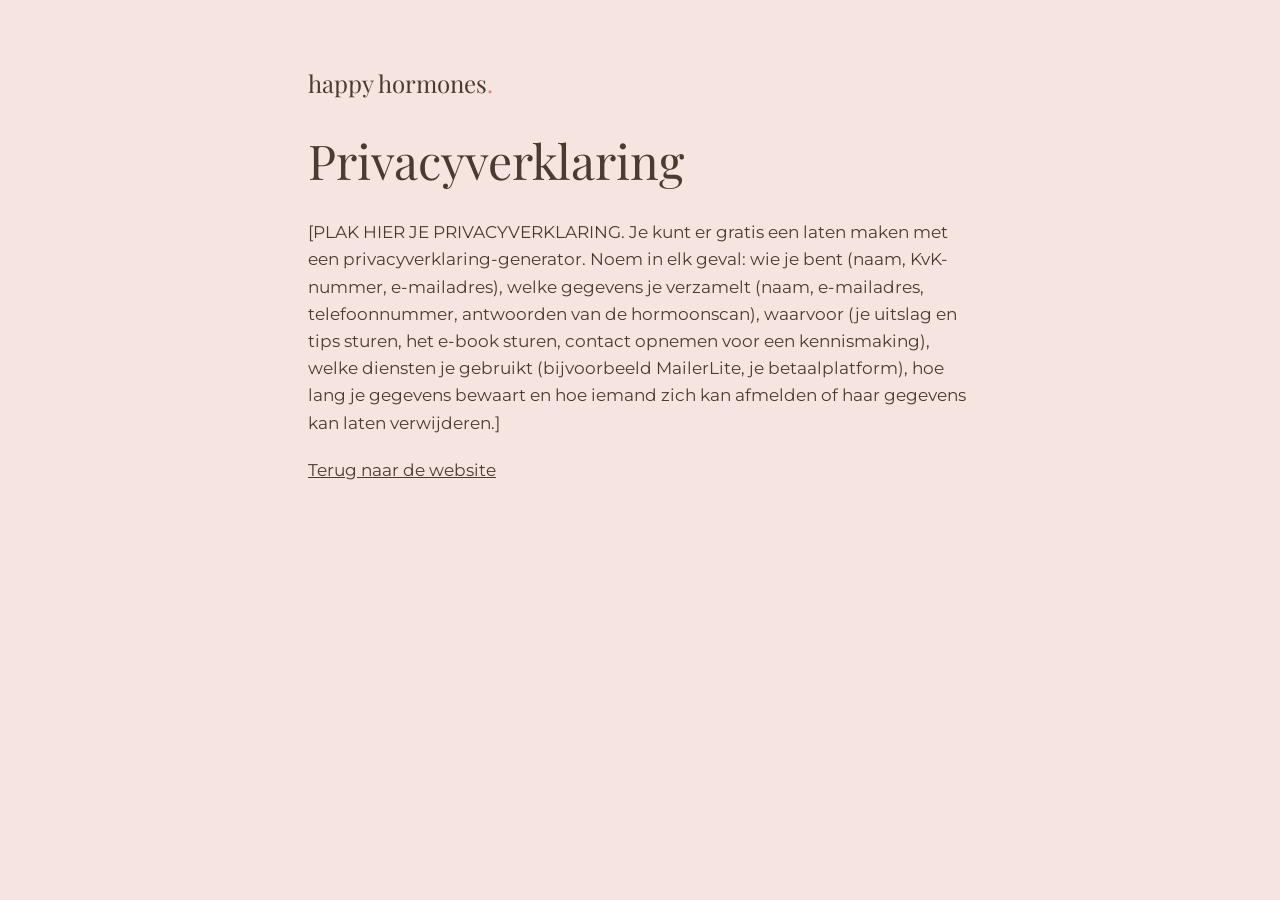
<file: privacy.html>
<!doctype html>
<html lang="nl">
<head>
<meta charset="utf-8">
<meta name="viewport" content="width=device-width, initial-scale=1">
<title>Privacyverklaring · happy hormones</title>
<link rel="icon" href="favicon.svg" type="image/svg+xml">
<link href="https://fonts.googleapis.com/css2?family=Montserrat:wght@400;500;600&family=Playfair+Display:ital,wght@0,400;1,400&display=swap" rel="stylesheet">
<link rel="stylesheet" href="style.css">
<style>.doc{max-width:760px;padding-top:64px;padding-bottom:96px;display:flex;flex-direction:column;gap:20px}.doc h2{font-size:32px;margin-top:16px}</style>
</head>
<body>
<main class="wrap doc">
<a href="index.html" class="logo">happy hormones<span class="dot">.</span></a>
<h1 style="font-size:48px">Privacyverklaring</h1>
<p>[PLAK HIER JE PRIVACYVERKLARING. Je kunt er gratis een laten maken met een privacyverklaring-generator. Noem in elk geval: wie je bent (naam, KvK-nummer, e-mailadres), welke gegevens je verzamelt (naam, e-mailadres, telefoonnummer, antwoorden van de hormoonscan), waarvoor (je uitslag en tips sturen, het e-book sturen, contact opnemen voor een kennismaking), welke diensten je gebruikt (bijvoorbeeld MailerLite, je betaalplatform), hoe lang je gegevens bewaart en hoe iemand zich kan afmelden of haar gegevens kan laten verwijderen.]</p>
<p><a href="index.html">Terug naar de website</a></p>
</main>
</body>
</html>
</file>
<file: style.css>
/* happy hormones · huisstijl
   poederroze #F6E4E1 · beige #F3ECE2 · donkerbruin #4A3B32
   oudroze #C98B8B · lichtroze #E8C4C0 · bruin-zacht #7A665A */

:root{
  --roze:#F6E4E1; --beige:#F3ECE2; --bruin:#4A3B32; --oudroze:#C98B8B;
  --lichtroze:#E8C4C0; --zacht:#7A665A; --wit:#FFFFFF;
  --serif:'Playfair Display', Georgia, serif;
  --sans:'Montserrat','Helvetica Neue',Arial,sans-serif;
  --pad-x:clamp(20px,5vw,48px);
  --pad-y:clamp(48px,7vw,96px);
  --head-h:68px;
}
*{box-sizing:border-box}
[hidden]{display:none !important}
html{scroll-behavior:smooth}
body{margin:0;background:var(--roze);color:var(--bruin);font-family:var(--sans);font-size:17px;line-height:1.6;overflow-x:hidden;-webkit-font-smoothing:antialiased;text-rendering:optimizeLegibility}
img{max-width:100%}
a{color:var(--bruin)}a:hover{color:var(--zacht)}
h1,h2,h3{font-family:var(--serif);font-weight:400;margin:0}
h2{font-size:clamp(34px,4.2vw,56px);line-height:1.1;text-wrap:balance}
h1{text-wrap:balance}
em{font-style:italic}
p{margin:0}
section{scroll-margin-top:84px}
.wrap{max-width:1240px;margin:0 auto;padding-left:var(--pad-x);padding-right:var(--pad-x)}
.dot{color:var(--oudroze)}
.sr{position:absolute;width:1px;height:1px;overflow:hidden;clip:rect(0 0 0 0)}
.row{display:flex;flex-wrap:wrap;gap:14px}
.stack-6,.stack-8,.stack-10,.stack-12,.stack-14,.stack-20,.stack-28,.stack-32{display:flex;flex-direction:column}
.stack-6{gap:6px}.stack-8{gap:8px}.stack-10{gap:10px}.stack-12{gap:12px}.stack-14{gap:14px}.stack-20{gap:20px}.stack-28{gap:28px}.stack-32{gap:32px}
.small{font-size:15px}
.italic-24{font-family:var(--serif);font-style:italic;font-size:24px}
.italic-22{font-family:var(--serif);font-style:italic;font-size:22px}
.eyebrow{font-size:14px;font-weight:600;letter-spacing:.12em;text-transform:uppercase}
.eyebrow-13{font-size:13px;font-weight:600;letter-spacing:.12em;text-transform:uppercase}
.bold-17{font-size:17px;font-weight:600}
.self-start{align-self:flex-start}
.lead{font-size:19px;max-width:520px}

/* knoppen */
.btn{display:inline-flex;align-items:center;justify-content:center;gap:12px;min-height:52px;padding:0 24px;border-radius:999px;text-decoration:none;font:inherit;font-weight:600;cursor:pointer;border:none}
.btn-lg{min-height:60px;padding:0 30px}
.btn-xl{min-height:64px;font-size:19px;width:100%}
.btn-dark{background:var(--bruin);color:var(--wit)}.btn-dark:hover{color:var(--wit);background:#5a4a40}
.btn-white{background:var(--wit);color:var(--bruin)}
.btn-pink{background:var(--roze);color:var(--bruin);font-size:18px}
.btn-outline{background:transparent;color:var(--bruin);border:1.5px solid var(--bruin)}
.btn-ghost-light{border:1.5px solid var(--roze);color:var(--roze);background:transparent}.btn-ghost-light:hover{color:var(--wit)}
.full{width:100%}
.link-btn{min-height:48px;padding:0 16px;border:none;background:none;font:inherit;font-size:16px;text-decoration:underline;color:var(--bruin);cursor:pointer}
input{min-height:56px;padding:0 22px;border-radius:999px;border:1.5px solid var(--bruin);background:var(--wit);font:inherit;color:var(--bruin);width:100%}
label{font-size:15px;font-weight:500}
.field{display:flex;flex-direction:column;gap:6px}
.grid-fields{display:grid;grid-template-columns:repeat(auto-fit,minmax(220px,1fr));gap:12px}
.error{font-size:16px;font-weight:600}

/* menu */
.topbar{position:sticky;top:0;z-index:20;padding:0 clamp(12px,3vw,32px);background:var(--roze);transition:padding .35s,background .35s}
.head{max-width:1240px;margin:0 auto;padding:18px 40px;display:flex;align-items:center;justify-content:space-between;gap:16px;border:1px solid transparent;border-radius:0;transition:all .35s}
.logo{font-family:var(--serif);font-size:28px;text-decoration:none;color:var(--bruin);white-space:nowrap;transition:font-size .3s}
.nav{display:flex;align-items:center;gap:10px}
.pill{display:flex;flex-wrap:wrap;gap:2px;padding:6px;border-radius:999px;background:var(--wit);box-shadow:0 4px 16px rgba(74,59,50,.08);transition:background .3s}
.pill a{min-height:44px;padding:0 18px;display:inline-flex;align-items:center;border-radius:999px;text-decoration:none;font-size:15px;font-weight:500}
.pill a:hover{background:var(--roze);color:var(--bruin)}
.cta{white-space:nowrap;font-size:15px}
.cta .short{display:none}
.burger{display:none;width:48px;height:48px;border-radius:24px;border:1.5px solid var(--bruin);background:transparent;align-items:center;justify-content:center;cursor:pointer;padding:0}
.mobile-menu{max-width:1120px;margin:8px auto 0;flex-direction:column;padding:12px;gap:2px;border-radius:28px;background:rgba(255,255,255,.92);backdrop-filter:blur(18px);-webkit-backdrop-filter:blur(18px);box-shadow:0 10px 30px rgba(74,59,50,.14)}
.mobile-menu:not([hidden]){display:flex}
.mobile-menu a{min-height:44px;padding:0 18px;display:flex;align-items:center;text-decoration:none;font-size:20px;font-weight:500}
/* tijdens scrollen: zwevende matglazen capsule */
.scrolled .topbar,.topbar.scrolled{padding-top:12px;background:transparent}
.topbar.scrolled .head{max-width:1120px;padding:6px 14px;border-radius:999px;background:rgba(255,255,255,.55);backdrop-filter:blur(18px) saturate(1.2);-webkit-backdrop-filter:blur(18px) saturate(1.2);border-color:rgba(255,255,255,.8);box-shadow:0 10px 30px rgba(74,59,50,.14)}
.topbar.scrolled .logo{font-size:21px}
.topbar.scrolled .pill{background:transparent;box-shadow:none}

/* bovenkant */
.hero{padding-top:32px;padding-bottom:88px;display:flex;flex-wrap:wrap;align-items:center;gap:48px 64px}
.hero-text{flex:1 1 480px;display:flex;flex-direction:column;gap:28px}
.hero h1{font-size:clamp(40px,6.6vw,92px);line-height:1.05}
.hero-sub{font-size:21px}
.hero-hook{font-family:var(--serif);font-style:italic;font-size:24px}
.hero-visual{flex:0 1 540px;display:flex;justify-content:center}
.ring-box{position:relative;width:min(100%,540px);aspect-ratio:1/1}
.ring{position:absolute;inset:0;width:100%;height:100%;animation:spin 60s linear infinite}
.ring text{font-family:var(--serif);font-style:italic;font-size:25px;fill:var(--bruin)}
.ring-photo{position:absolute;inset:13%;border-radius:50%;overflow:hidden;background:var(--lichtroze)}
.ring-photo img{display:block;width:100%;height:100%;object-fit:cover}
.sticker{position:absolute;left:0;bottom:4%;width:160px;height:160px;border-radius:50%;background:var(--bruin);color:var(--wit);text-decoration:none;display:flex;flex-direction:column;align-items:center;justify-content:center;gap:2px;text-align:center;transform:rotate(-10deg);box-shadow:0 10px 24px rgba(74,59,50,.25)}
.sticker:hover{color:var(--wit)}
.s1{font-size:12px;font-weight:600;letter-spacing:.12em;text-transform:uppercase}
.s2{font-family:var(--serif);font-size:22px;line-height:1.1}
.s3{font-size:13px}
@keyframes spin{to{transform:rotate(360deg)}}

/* scan */
.band-beige{background:var(--beige)}
.band-white{background:var(--wit)}
.scan{padding-top:var(--pad-y);padding-bottom:var(--pad-y);display:flex;flex-wrap:wrap;gap:48px 72px;align-items:flex-start}
.scan-intro{flex:1 1 320px;display:flex;flex-direction:column;gap:16px}
.scan-intro h2{font-size:clamp(40px,5vw,68px)}
.scan-intro p{font-size:19px}
.scan-card{flex:2 1 560px;background:var(--wit);border-radius:48px;padding:clamp(28px,5vw,56px);min-height:440px}
.progress{height:8px;border-radius:4px;background:var(--roze);overflow:hidden}
.progress div{height:8px;border-radius:4px;background:var(--oudroze);width:0;transition:width .3s}
.question{font-family:var(--serif);font-size:clamp(30px,3.6vw,48px);line-height:1.2}
.answers{display:grid;grid-template-columns:repeat(3,minmax(0,1fr));gap:12px}
.ans{min-height:88px;border-radius:28px;font:inherit;font-size:19px;font-weight:600;cursor:pointer}
.ans-1{border:2px solid var(--lichtroze);background:var(--wit);color:var(--bruin)}
.ans-2{border:2px solid var(--oudroze);background:var(--roze);color:var(--bruin)}
.ans-3{border:2px solid var(--bruin);background:var(--bruin);color:var(--wit)}
.gate-title{font-family:var(--serif);font-size:clamp(32px,3.8vw,50px);line-height:1.15}
.result-title{font-family:var(--serif);font-size:clamp(48px,5.6vw,76px);line-height:1}
.bar{display:grid;grid-template-columns:150px minmax(0,1fr);align-items:center;gap:16px}
.bar span{font-size:16px;font-weight:600}
.bar-track{height:18px;border-radius:9px;background:var(--roze);overflow:hidden}
.bar-fill{height:18px;border-radius:9px;background:var(--oudroze);transition:width .6s}
.bar-fill.best{background:var(--bruin)}

/* stappen */
.steps-section{padding-top:var(--pad-y);padding-bottom:clamp(64px,9vw,120px);display:flex;flex-direction:column;gap:48px}
.steps-section h2{font-size:clamp(40px,5vw,68px)}
.steps{display:grid;grid-template-columns:repeat(auto-fit,minmax(240px,1fr));gap:32px}
.step{display:flex;flex-direction:column;gap:12px;padding-top:24px;border-top:2px solid var(--bruin)}
.num{font-family:var(--serif);font-size:88px;line-height:1;color:var(--oudroze)}
.step h3{font-size:28px}
.step p{font-size:16px}

/* lopende balk */
.ticker-wrap{padding:0 var(--pad-x) var(--pad-y)}
.ticker{max-width:1144px;margin:0 auto;display:flex;align-items:center;gap:24px;border-top:1px solid var(--bruin);border-bottom:1px solid var(--bruin);padding:7px 0}
.ticker-label{flex:0 0 auto;font-size:11px;font-weight:600;letter-spacing:.12em;text-transform:uppercase}
.ticker-mask{flex:1 1 auto;min-width:0;overflow:hidden;-webkit-mask-image:linear-gradient(to right,transparent,#000 8%,#000 92%,transparent);mask-image:linear-gradient(to right,transparent,#000 8%,#000 92%,transparent)}
.ticker-track{display:flex;gap:32px;width:max-content;font-family:var(--serif);font-style:italic;font-size:17px;white-space:nowrap;animation:tick 30s linear infinite}
.ticker-track i{font-style:normal;color:var(--oudroze)}
@keyframes tick{to{transform:translateX(-50%)}}

/* wie ben ik */
#wie{margin-bottom:var(--pad-y)}
.wie{padding-top:var(--pad-y);padding-bottom:var(--pad-y);display:flex;flex-wrap:wrap;align-items:center;gap:56px 88px}
.wie-photo{flex:0 1 400px;display:flex;justify-content:center}
.polaroid{width:100%;max-width:380px;background:var(--wit);padding:14px 14px 56px;transform:rotate(-3deg);box-shadow:0 10px 28px rgba(74,59,50,.16);position:relative}
.polaroid img{display:block;width:100%;height:440px;object-fit:cover;object-position:50% 30%}
.polaroid span{position:absolute;left:22px;bottom:16px;font-family:var(--serif);font-style:italic;font-size:20px}
.wie-text{flex:1 1 440px;display:flex;flex-direction:column;gap:24px}
.trust>div{display:flex;gap:18px;align-items:center;padding:18px 0;border-top:1px solid var(--lichtroze)}
.trust>div:last-child{border-bottom:1px solid var(--lichtroze)}
.trust svg{flex:0 0 auto}
.insta-head{display:flex;justify-content:space-between;align-items:baseline;gap:12px;flex-wrap:wrap}
.insta-link{min-height:44px;display:inline-flex;align-items:center;gap:8px;font-weight:600}
.feed{display:grid;grid-template-columns:repeat(3,minmax(0,1fr));gap:10px}
.feed a{display:block;aspect-ratio:4/5;border-radius:16px;overflow:hidden;box-shadow:0 6px 18px rgba(74,59,50,.12)}
.feed img{display:block;width:100%;height:100%;object-fit:cover}

/* e-book */
.ebook-section{margin-bottom:var(--pad-y)}
.stack-ebook{padding-top:var(--pad-y);padding-bottom:var(--pad-y);display:flex;flex-direction:column;gap:clamp(40px,6vw,64px)}
.ebook-top{display:flex;flex-wrap:wrap;align-items:center;gap:56px 96px}
.book{flex:0 0 auto;position:relative;width:300px;height:400px;margin:0 24px 0 4px}
.book-page{position:absolute;left:28px;top:16px;width:272px;height:384px;background:var(--wit);border-radius:6px 20px 20px 6px;transform:rotate(6deg);box-shadow:0 8px 20px rgba(74,59,50,.10)}
.book-cover{position:absolute;left:0;top:0;width:272px;height:384px;background:var(--bruin);color:var(--roze);border-radius:6px 20px 20px 6px;padding:34px 28px;display:flex;flex-direction:column;justify-content:space-between;transform:rotate(-3deg);box-shadow:0 16px 36px rgba(74,59,50,.22)}
.book-brand{font-family:var(--serif);font-size:18px}
.book-title{font-family:var(--serif);font-size:31px;line-height:1.12;color:var(--wit)}
.book-sub{font-size:13px;line-height:1.4}
.book-author{font-family:var(--serif);font-style:italic;font-size:17px}
.book-stamp{position:absolute;right:-24px;top:-20px;width:110px;height:110px;border-radius:50%;background:var(--roze);border:2px solid var(--bruin);display:flex;align-items:center;justify-content:center;text-align:center;font-family:var(--serif);font-size:20px;line-height:1.1;transform:rotate(10deg)}
.ebook-text{flex:1 1 400px;display:flex;flex-direction:column;gap:20px}
.ebook-text h2{font-size:clamp(36px,4.6vw,60px);line-height:1.08}
.checks{margin:0;padding:0;list-style:none;display:flex;flex-direction:column;gap:12px;font-size:17px}
.checks li{display:flex;align-items:center;gap:14px}
.checks li::before{content:"";flex:0 0 28px;height:28px;border-radius:14px;background:var(--wit) url("data:image/svg+xml,%3Csvg xmlns='http://www.w3.org/2000/svg' width='15' height='15' viewBox='0 0 24 24' fill='none' stroke='%234A3B32' stroke-width='3' stroke-linecap='round' stroke-linejoin='round'%3E%3Cpath d='M4 13l5 5L20 6'/%3E%3C/svg%3E") center/15px no-repeat}
.offers{display:grid;grid-template-columns:repeat(auto-fit,minmax(min(100%,320px),1fr));gap:20px;align-items:stretch}
.offer{border-radius:40px;padding:clamp(28px,4vw,44px);display:flex;flex-direction:column;gap:16px}
.offer h3{font-size:34px;line-height:1.15}
.offer .grow{font-size:17px;flex-grow:1}
.offer-free{background:var(--wit)}
.offer-paid{background:var(--bruin);color:var(--roze)}
.offer-paid h3{color:var(--wit)}
.thanks{font-family:var(--serif);font-size:26px}
.price{display:flex;flex-wrap:wrap;align-items:baseline;gap:6px 14px}
.price .old{font-family:var(--serif);font-size:28px;line-height:1;text-decoration:line-through;text-decoration-color:var(--oudroze);text-decoration-thickness:2px}
.price .new{font-family:var(--serif);font-size:52px;line-height:1;color:var(--wit)}
.badge{align-self:center;padding:6px 12px;border-radius:999px;background:var(--roze);color:var(--bruin);font-size:13px;font-weight:600}

/* aanmelden */
.signup-section{padding:0 var(--pad-x) var(--pad-y)}
.signup{max-width:1144px;margin:0 auto;background:var(--bruin);color:var(--roze);border-radius:48px;padding:clamp(48px,6vw,88px) clamp(28px,6vw,88px);display:flex;flex-direction:column;align-items:center;gap:32px;text-align:center}
.signup h2{font-size:clamp(40px,5.4vw,72px);color:var(--wit)}
.signup>p{font-size:19px}
.plan-form{width:100%;max-width:640px;display:flex;flex-direction:column;gap:16px;text-align:left}
.plan-form label{font-weight:400}
.plan-form input{border:none;background:var(--roze)}
.plan-thanks{width:100%;max-width:640px;background:var(--roze);color:var(--bruin);border-radius:32px;padding:40px;display:flex;flex-direction:column;gap:10px;align-items:center}
.plan-thanks span:first-child{font-family:var(--serif);font-size:34px}
.contact-row{display:flex;flex-wrap:wrap;align-items:center;justify-content:center;gap:12px 28px;font-size:16px}
.light-link{min-height:52px;display:inline-flex;align-items:center;color:var(--roze);font-weight:600}
.light-link:hover{color:var(--wit)}

/* vragen */
.faq{padding-bottom:var(--pad-y);display:flex;flex-wrap:wrap;gap:40px 80px;align-items:flex-start}
.faq-intro{flex:1 1 300px;display:flex;flex-direction:column;gap:16px}
.faq-intro p{font-size:18px}
.faq-list{flex:2 1 520px;display:flex;flex-direction:column;gap:12px}
details{background:var(--wit);border-radius:28px;padding:6px 28px}
summary{cursor:pointer;min-height:64px;display:flex;align-items:center;font-family:var(--serif);font-size:24px}
details p{margin:0 0 22px;font-size:17px}

/* footer */
.footer{padding-bottom:48px;display:flex;flex-wrap:wrap;justify-content:space-between;gap:12px 24px;font-size:15px}
.logo-foot{font-family:var(--serif);font-size:24px}
.foot-links{display:flex;flex-wrap:wrap;gap:8px 24px}

/* tablet */
@media (max-width:900px){
  .pill{display:none}
  .burger{display:inline-flex}
}
/* telefoon */
@media (max-width:600px){
  .head,.topbar.scrolled .head{padding:6px 10px 6px 14px;gap:6px}
  .logo,.topbar.scrolled .logo{font-size:19px}
  .cta .long{display:none}.cta .short{display:inline}
  .cta{min-height:40px;padding:0 14px;font-size:13px}
  .burger{width:40px;height:40px}
  .sticker{transform:rotate(-10deg) scale(.72);transform-origin:left bottom}
  .ticker-label{display:none}
  .bar{grid-template-columns:96px minmax(0,1fr);gap:10px}
  .book{transform:scale(.82);transform-origin:left top;margin-bottom:-72px;margin-right:-54px}
}
@media (prefers-reduced-motion:reduce){
  html{scroll-behavior:auto}
  .ring,.ticker-track{animation:none}
}

/* =========================================================
   UX-optimalisatie
   - menubalk ~68px (richtlijn 56-72px)
   - eerste blok past in één laptopscherm (vanaf ±650px hoogte)
   - leesbare regellengte, duidelijke focus voor toetsenbord
   - knoppen minimaal 44-48px hoog (tikdoel)
   ========================================================= */

/* toegankelijkheid: zichtbare focus */
a:focus-visible,button:focus-visible,summary:focus-visible,input:focus-visible{outline:3px solid var(--oudroze);outline-offset:3px;border-radius:12px}
input:focus{outline:none;border-color:var(--oudroze);box-shadow:0 0 0 3px rgba(201,139,139,.35)}
::selection{background:var(--lichtroze)}

/* leesbare regellengte */
.hero-sub,.hero-hook,.lead,.scan-intro p,.faq-intro p,.step p{max-width:60ch}

/* menubalk compacter */
.head{padding:12px 32px}
.logo{font-size:24px}
.pill{padding:4px}
.pill a{min-height:40px;padding:0 16px;font-size:14px}
.btn{min-height:48px;padding:0 22px}
.cta{min-height:44px;padding:0 20px;font-size:14px}
.burger{width:44px;height:44px}
.topbar.scrolled{padding-top:10px}
.topbar.scrolled .head{padding:5px 8px 5px 18px}
.topbar.scrolled .logo{font-size:20px}

/* eerste blok: past in één scherm */
.hero{min-height:calc(100svh - var(--head-h));padding-top:clamp(8px,2vh,24px);padding-bottom:clamp(24px,5vh,56px);gap:24px 56px;align-content:center}
.hero-text{gap:clamp(14px,2.4vh,24px)}
.hero h1{font-size:clamp(38px,min(5.4vw,9vh),80px);line-height:1.04;letter-spacing:-.01em}
.hero-sub{font-size:clamp(17px,2.4vh,20px)}
.hero-hook{font-size:clamp(19px,2.8vh,23px)}
.btn-lg{min-height:54px;padding:0 28px}
.hero-text{flex:1 1 420px}
.hero-visual{flex:0 0 auto;width:min(44%,520px,calc(100svh - var(--head-h) - 64px));min-width:300px}
.ring-box{width:100%}
.sticker{width:140px;height:140px}
.s2{font-size:20px}

/* koppen en ritme */
.scan-intro h2,.steps-section h2{font-size:clamp(34px,4.4vw,60px)}
.signup h2{font-size:clamp(36px,5vw,64px)}
.ebook-text h2{font-size:clamp(32px,4.2vw,52px)}
.steps-section{gap:40px}
.num{font-size:64px}
.step h3{font-size:24px}

/* scan */
.scan-card{min-height:400px;border-radius:40px}
.question{font-size:clamp(26px,3vw,40px)}
.ans{min-height:68px;border-radius:24px;font-size:18px;transition:transform .15s,box-shadow .15s}
.ans:hover{transform:translateY(-2px);box-shadow:0 6px 16px rgba(74,59,50,.12)}

/* knoppen: duidelijke hover */
.btn{transition:background .2s,color .2s,transform .15s}
.btn:hover{transform:translateY(-1px)}
.btn-white:hover{background:#fffaf9;color:var(--bruin)}
.btn-outline:hover{background:var(--bruin);color:var(--wit)}
.btn-pink:hover{background:var(--wit);color:var(--bruin)}

/* foto's iets compacter */
.polaroid img{height:400px}

/* vragen: duidelijk dat je kunt openklikken */
summary{font-size:21px;min-height:60px;list-style:none;justify-content:space-between;gap:16px}
summary::-webkit-details-marker{display:none}
summary::after{content:"+";font-family:var(--sans);font-size:26px;line-height:1;color:var(--oudroze);transition:transform .2s;flex:0 0 auto}
details[open] summary::after{transform:rotate(45deg)}

/* tablet */
@media (max-width:900px){
  .hero{min-height:auto;padding-top:24px}
  .hero-visual{flex:1 1 100%;width:auto;min-width:0}
  .ring-box{width:min(100%,440px)}
}
/* telefoon */
@media (max-width:600px){
  :root{--head-h:56px}
  body{font-size:16px}
  .head,.topbar.scrolled .head{padding:6px 8px 6px 14px}
  .hero{padding-top:16px;padding-bottom:40px;gap:28px}
  .hero h1{font-size:clamp(34px,9.5vw,44px)}
  .hero .row .btn{flex:1 1 100%}
  .ring-box{width:min(100%,340px)}
  .sticker{transform:rotate(-10deg) scale(.78);transform-origin:left bottom}
  .answers{gap:8px}
  .ans{min-height:60px;font-size:16px;border-radius:20px}
  .polaroid img{height:340px}
  summary{font-size:19px}
  .num{font-size:52px}
}

/* =========================================================
   Elk blok in één oogopslag
   - op laptop/desktop past elk blok binnen het scherm onder het menu
   - de lopende banner hoort bij "Zo gaat de coaching"
   ========================================================= */
:root{--pad-y:clamp(32px,6vh,80px);--view:calc(100svh - 84px)}
.steps-section .ticker-wrap{padding:0}
.steps-section .ticker{max-width:none}
.opt{font-weight:400;opacity:.75}

@media (min-width:901px){
  /* hormoonscan */
  .scan{gap:32px 64px;align-items:center}
  .scan-card{min-height:0;padding:clamp(24px,4.5vh,48px) clamp(28px,4vw,52px)}
  .scan-card .stack-32{gap:clamp(18px,3.4vh,32px)}
  .question{font-size:clamp(24px,min(2.8vw,5vh),38px)}

  /* zo gaat de coaching (met banner) */
  .steps-section{gap:clamp(20px,4vh,40px);padding-top:var(--pad-y);padding-bottom:var(--pad-y)}
  .steps-section h2{font-size:clamp(34px,min(4.2vw,8vh),60px)}
  .step{gap:8px;padding-top:18px}
  .num{font-size:clamp(40px,7vh,60px)}
  .step h3{font-size:22px}

  /* wie ben ik */
  #wie{margin-bottom:0}
  .wie{gap:40px 72px;padding-top:var(--pad-y);padding-bottom:var(--pad-y)}
  .wie-photo{flex:0 1 360px}
  .polaroid{max-width:340px;padding:12px 12px 48px}
  .polaroid img{height:clamp(240px,calc(100svh - 300px),400px)}
  .wie-text{gap:clamp(12px,2.2vh,20px)}
  .wie-text .italic-24{font-size:21px}
  .wie-text h2{font-size:clamp(32px,min(3.8vw,7vh),52px)}
  .wie .lead{font-size:17px;max-width:62ch}
  .trust>div{padding:clamp(8px,1.4vh,14px) 0;gap:14px;font-size:16px}
  .trust svg{width:24px;height:24px}
  .insta-head .italic-22{font-size:19px}
  .feed{max-width:clamp(300px,52vh,440px);gap:8px}
  .feed a{aspect-ratio:1/1;border-radius:14px}

  /* e-book: boek links, tekst en twee aanbiedingen rechts */
  .ebook-section{margin-bottom:0}
  .stack-ebook{display:grid;grid-template-columns:auto minmax(0,1fr);column-gap:clamp(40px,5vw,72px);row-gap:clamp(16px,3vh,28px);align-items:center}
  .ebook-top{display:contents}
  .book{grid-row:1 / span 2;transform:scale(.86);transform-origin:center;margin:0}
  .ebook-text{gap:clamp(8px,1.6vh,14px);align-self:end}
  .ebook-text .italic-24{font-size:21px}
  .ebook-text h2{font-size:clamp(30px,min(3.4vw,6.4vh),48px)}
  .ebook-text .lead{font-size:17px;max-width:none}
  .checks{display:grid;grid-template-columns:1fr 1fr;gap:8px 20px;font-size:15px}
  .checks li{gap:10px;line-height:1.35}
  .checks li::before{flex-basis:24px;height:24px;background-size:13px}
  .offers{align-self:start;grid-template-columns:1fr 1fr;gap:16px}
  .offer{border-radius:28px;padding:clamp(18px,3vh,28px) clamp(20px,2.2vw,28px);gap:clamp(8px,1.4vh,12px)}
  .offer h3{font-size:clamp(22px,4vh,28px)}
  .offer .grow{font-size:15px;line-height:1.45}
  .offer .eyebrow-13{font-size:12px}
  #ebookForm label{position:absolute;width:1px;height:1px;overflow:hidden;clip:rect(0 0 0 0)}
  #ebookForm input{min-height:48px}
  .offer .btn-lg{min-height:48px;font-size:16px}
  .price .old{font-size:22px}
  .price .new{font-size:40px}

  /* kennismaken */
  .signup-section{padding-top:var(--pad-y)}
  .signup{gap:clamp(14px,2.6vh,24px);padding:clamp(32px,6vh,64px) clamp(28px,6vw,88px);border-radius:40px}
  .signup h2{font-size:clamp(34px,min(4.4vw,8vh),60px)}
  .signup>p{font-size:18px}
  .plan-form{max-width:900px;gap:14px}
  .plan-form .grid-fields{grid-template-columns:repeat(3,minmax(0,1fr))}
  .plan-form input{min-height:50px}
  .plan-form .btn-xl{min-height:54px;font-size:18px;max-width:420px;align-self:center}
  .contact-row .btn{min-height:46px}
  .light-link{min-height:46px}
}
@media (min-width:901px){
  .wie{padding-top:clamp(28px,5vh,72px);padding-bottom:clamp(28px,5vh,72px)}
  .wie .lead{max-width:none}
  .checks{grid-template-columns:auto auto;justify-content:start;column-gap:28px}
  .stack-ebook{padding-top:clamp(28px,5vh,72px);padding-bottom:clamp(28px,5vh,72px)}
}
@media (min-width:901px){
  .wie-text .stack-12{flex-direction:row-reverse;align-items:center;justify-content:flex-end;gap:20px}
  .wie-text .insta-head{flex-direction:column;align-items:flex-start;gap:2px}
  .feed{flex:0 0 clamp(270px,46vh,380px);max-width:none}
}
@media (min-width:901px){
  #scanResult{gap:clamp(12px,2.2vh,22px)}
  .result-title{font-size:clamp(40px,min(4.6vw,8vh),64px)}
  #bars{gap:clamp(6px,1.2vh,12px)}
  .bar-track,.bar-fill{height:14px}
  #scanGate{gap:clamp(12px,2vh,20px)}
  .gate-title{font-size:clamp(28px,min(3.2vw,6vh),44px)}
  #scanGate input{min-height:50px}
}

/* =========================================================
   Menu-klik = precies één scherm
   - elk blok vult het hele scherm; de inhoud staat in het midden
     van de ruimte onder het zwevende menu
   - je ziet dus geen stuk van het vorige of volgende blok meer
   ========================================================= */
@media (min-width:901px) and (min-height:540px){
  :root{--menu:78px}
  #scan,#stappen,#wie,#ebook,#aanmelden{
    min-height:100svh;scroll-margin-top:0;
    display:flex;flex-direction:column;justify-content:center;
    padding-top:calc(var(--menu) + clamp(4px,1.5vh,20px));
    padding-bottom:clamp(16px,3.5vh,40px);
    margin-bottom:0;
  }
  #vragen{scroll-margin-top:var(--menu)}
  .scan,.wie,.stack-ebook{padding-top:0;padding-bottom:0;width:100%}
  #stappen.steps-section{padding-top:calc(var(--menu) + clamp(4px,1.5vh,20px));padding-bottom:clamp(16px,3.5vh,40px)}
  .wie{align-items:center}
  .signup-section{padding-left:var(--pad-x);padding-right:var(--pad-x)}
  .signup{width:100%}
  .faq{padding-top:clamp(32px,6vh,72px)}
}
@media (min-width:901px){
  .signup{max-width:1000px}
  .plan-form{max-width:820px}
}
@media (min-width:901px) and (min-height:540px){
  .steps-section .ticker-wrap{margin-top:clamp(24px,9vh,100px)}
}
.wie-text .italic-24,.ebook-text .italic-24{font-size:clamp(24px,2.2vw,30px);color:var(--oudroze)}
.hero .row{margin-top:clamp(12px,3.5vh,32px)}
</file>
